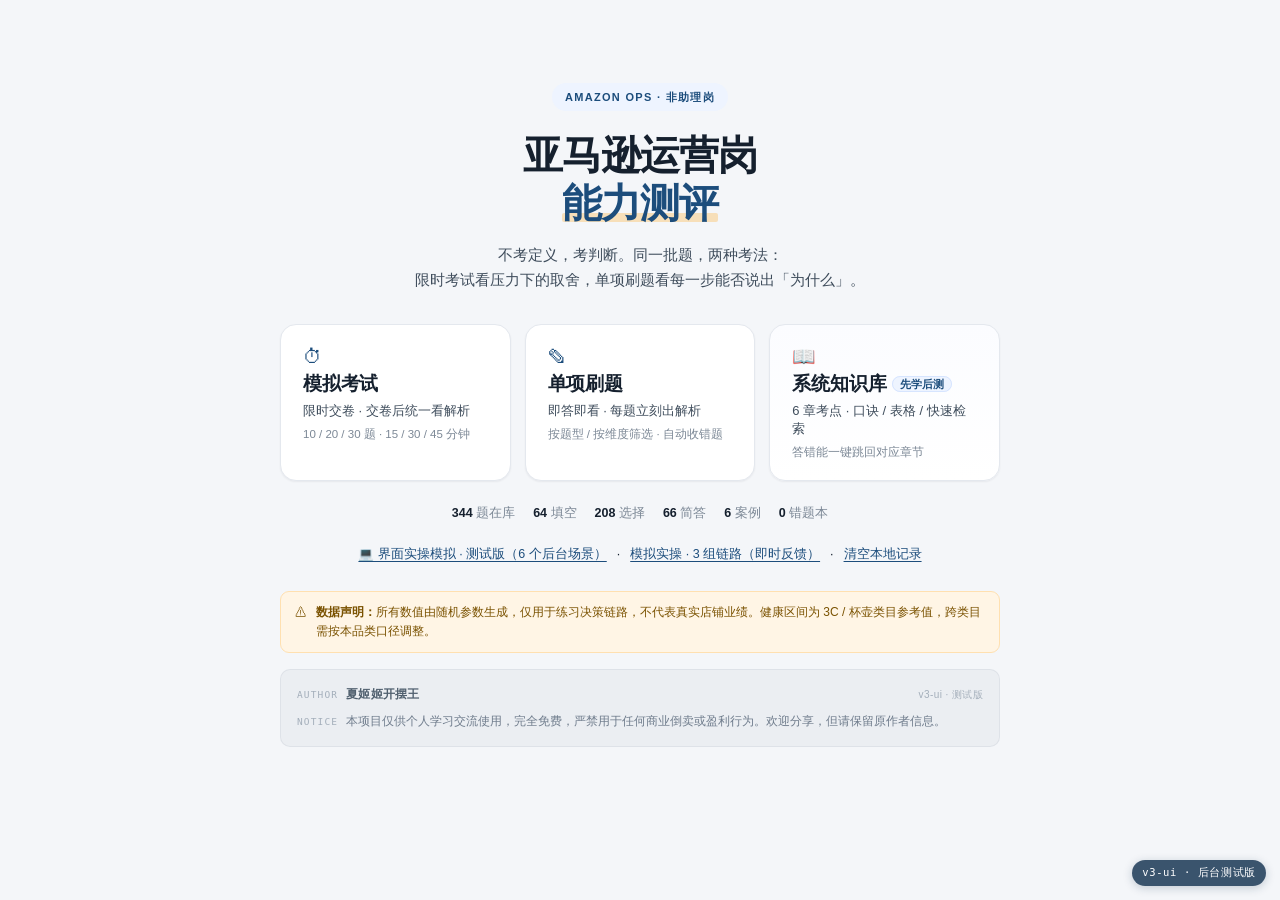
<file: index.html>
<!DOCTYPE html>
<html lang="zh-CN">
<head>
<meta charset="UTF-8">
<meta name="viewport" content="width=device-width, initial-scale=1.0">
<title>亚马逊运营岗 · 能力测评系统 v3-ui（后台模块测试版）</title>
<link rel="stylesheet" href="./styles.css">
</head>
<body>
<div id="buildBadge" class="build-badge" title="后台界面模拟模块测试版 · 未并入正式 v3">v3-ui · 后台测试版</div>

<!-- 防伪水印层：固定铺满视口；pointer-events:none 保证不遮挡任何点击 -->
<div class="wm-layer" aria-hidden="true"></div>

<main id="viewport" class="viewport"></main>

<script src="./js/rng.js"></script>
<script src="./js/data.js"></script>
<script src="./js/bank-basic.js"></script>
<script src="./js/bank-listing.js"></script>
<script src="./js/bank-ads.js"></script>
<script src="./js/bank-interview.js"></script>
<script src="./js/bank-ops.js"></script>
<script src="./js/bank-extra.js"></script>
<script src="./js/bank-interview2.js"></script>
<script src="./js/study.js"></script>
<script src="./js/ui-sim.js"></script>
<script src="./js/sims.js"></script>
<script src="./js/engine.js"></script>
<script src="./js/app.js"></script>
</body>
</html>
</file>
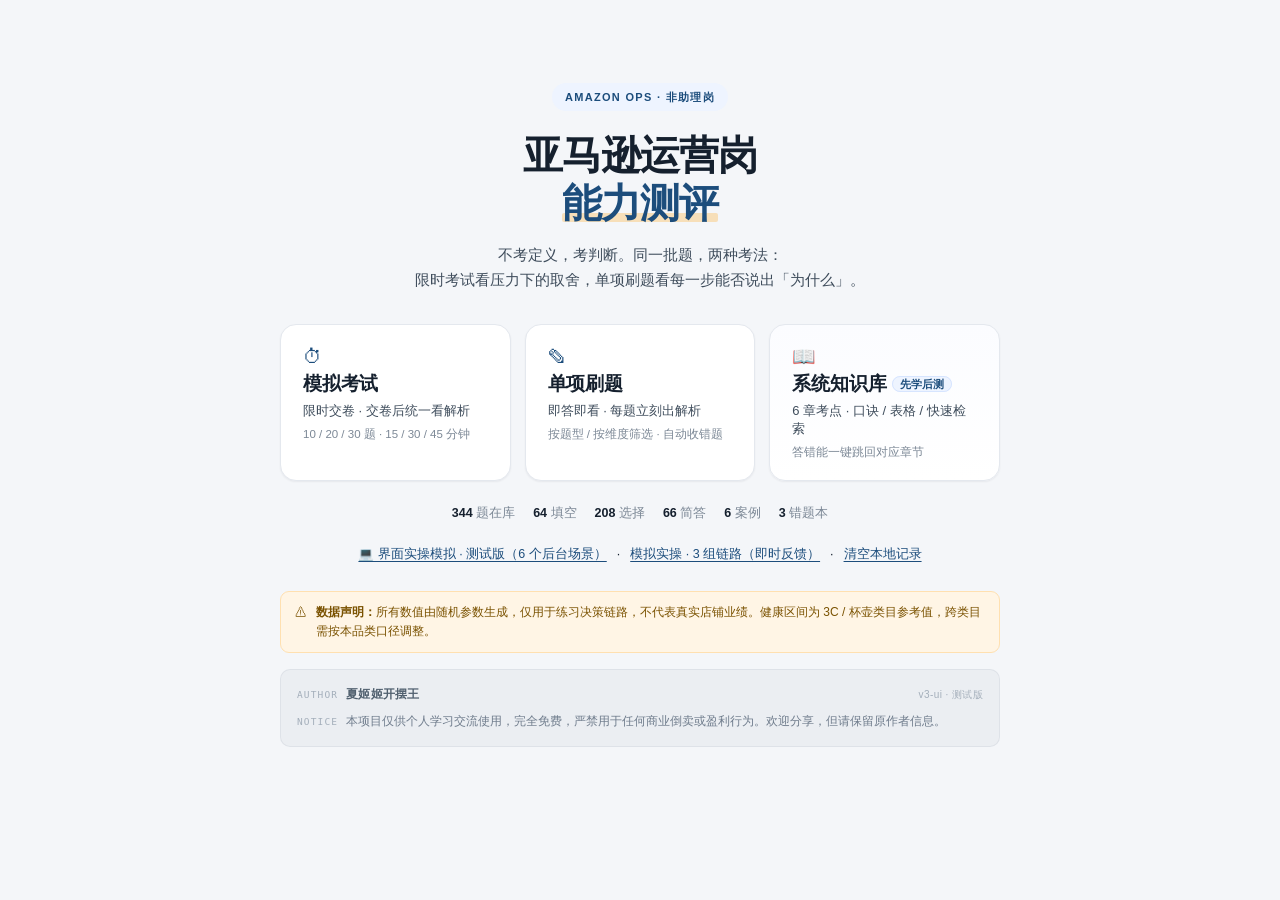
<file: _dev/shot.html>
<!DOCTYPE html>
<html lang="zh-CN">
<head>
<meta charset="UTF-8">
<title>v2 截图预置页（仅开发用）</title>
<link rel="stylesheet" href="../styles.css">
</head>
<body>
<div class="wm-layer" aria-hidden="true"></div>
<main id="viewport" class="viewport"></main>
<script>
/* 开发期用：按 hash 预置状态，直接截某个屏 */
(function () {
  const R = window.R;
  const ids = ['F1','F2','F3','Q1','Q2','Q3','Q4','Q5','Q6','Q7','Q8','Q9','Q10','S1','S2','C1'];
  const base = {
    v: 3, seed: 481920, screen: 'welcome', inst: {}, ord: {},
    book: { wrong: ['Q114', 'Q63', 'F45'], seen: { Q114: { ans: ['a'], auto: true, score: 0, max: 1, type: 'single', at: Date.now() - 86400000 }, Q63: { ans: ['b'], auto: true, score: 1, max: 1, type: 'single', at: Date.now() - 7200000 }, F45: { ans: { a: '1' }, auto: true, score: 0, max: 2, type: 'fill', at: Date.now() - 3600000 } } },
    exam: { cfg: { count: 20, minutes: 30, types: ['fill','single','multi','short'] },
            items: [], idx: 0, ans: {}, refOpen: {}, startedAt: null, endsAt: null, running: false, submitted: false },
    quiz: { module: 'all', mode: 'module', count: 20, items: [], idx: 0, ans: {}, revealed: {}, refOpen: {}, wrong: [], started: false },
    sim: { idx: 0, step: 0, items: {}, ans: {}, fb: {}, done: {} }
  };
  const h = (location.hash || '#welcome').slice(1);
  const st = JSON.parse(JSON.stringify(base));

  if (h === 'exam-config') { st.screen = 'exam-config'; }
  if (h === 'exam-run') {
    st.screen = 'exam-run';
    st.exam.items = ids.slice(0, 10);
    st.exam.startedAt = Date.now() - 4 * 60000;
    st.exam.endsAt = Date.now() + 26 * 60000;
    st.exam.running = true;
  }
  if (h === 'exam-urgent') {
    st.screen = 'exam-run';
    st.exam.items = ids.slice(0, 10);
    st.exam.startedAt = Date.now() - 26 * 60000;
    st.exam.endsAt = Date.now() + 3 * 60000;
    st.exam.running = true;
  }
  if (h === 'exam-result') {
    st.screen = 'exam-result';
    st.exam.items = ['F1', 'Q1', 'S1', 'F2'];
    st.exam.submitted = true;
    st.exam.running = false;
    st.exam.startedAt = Date.now() - 600000;
    st.exam.endsAt = Date.now();
    st.exam.usedMs = 600000;
    st.exam.ans = {
      F1: { ctr: '0.42', cvr: '6.9', acos: '51.5' },
      Q1: ['b'],
      S1: { text: '58% 对 30% 的毛利，单看广告确实是负毛利。但判断是亏损还是投资，要看 CVR、自然单占比、TACOS 三条证据。我会给出第 6 周前压到 30% 以下的承诺。', checked: [true, false, true, false, false] }
    };
  }
  if (h === 'quiz-run') {
    st.screen = 'quiz-run';
    st.quiz.items = ['Q1','Q2','Q3'];
    st.quiz.started = true;
    st.quiz.revealed = { Q1: true };
    st.quiz.ans = { Q1: ['a'] };
    st.quiz.wrong = ['Q1'];
  }
  if (h === 'quiz-config') { st.screen = 'quiz-config'; }
  if (h === 'quiz-interview') {
    st.screen = 'quiz-run';
    st.quiz.items = ['S17'];
    st.quiz.started = true; st.quiz.revealed = {}; st.quiz.ans = {}; st.quiz.wrong = []; st.quiz.refOpen = {};
  }
  if (h === 'quiz-interview-open') {
    st.screen = 'quiz-run';
    st.quiz.items = ['S17'];
    st.quiz.started = true;
    st.quiz.revealed = { S17: true };
    st.quiz.refOpen = { S17: true };
    st.quiz.ans = { S17: { text: '我先承认 92% 这个数字本身没有信息量，它只是起点。', checked: [true, true, true, false, false] } };
    st.quiz.wrong = [];
  }
  if (h === 'quiz-s57') {
    st.screen = 'quiz-run';
    st.quiz.items = ['S57'];
    st.quiz.started = true; st.quiz.revealed = {}; st.quiz.ans = {}; st.quiz.wrong = []; st.quiz.refOpen = {};
  }
  if (h === 'quiz-s57-open') {
    st.screen = 'quiz-run';
    st.quiz.items = ['S57'];
    st.quiz.started = true;
    st.quiz.revealed = { S57: true };
    st.quiz.refOpen = { S57: true };
    st.quiz.ans = { S57: { text: '我不会先归因到德国人要求高。第一步查是不是同一批货：欧规和美规的电压、快充协议可能不同。', checked: [true, true, true, false, false] } };
    st.quiz.wrong = [];
  }
  if (h === 'quiz-q200') {
    st.screen = 'quiz-run';
    st.quiz.items = ['Q200'];
    st.quiz.started = true;
    st.quiz.ans = { Q200: ['b'] };
    st.quiz.revealed = { Q200: true };
    st.quiz.refOpen = {};
    st.quiz.wrong = [];
  }
  if (h === 'quiz-new') {
    st.screen = 'quiz-run';
    st.quiz.items = ['Q36'];
    st.quiz.started = true; st.quiz.revealed = {}; st.quiz.ans = {}; st.quiz.wrong = [];
  }
  if (h === 'quiz-f15') {
    st.screen = 'quiz-run';
    st.quiz.items = ['F15'];
    st.quiz.started = true; st.quiz.revealed = {}; st.quiz.ans = {}; st.quiz.wrong = [];
  }
  if (h === 'exam-result2') {
    st.screen = 'exam-result';
    st.exam.items = ['F1','Q1','S1','Q18','Q54','S9'];
    st.exam.ans = { F1:{ctr:'0.44'}, Q1:['b'], Q18:['b'], Q54:['a','b','c'], S9:{text:'先减法再分级', checked:[true,true,true,false,true]} };
    st.exam.idx = 0;
    st.exam.running = false;
    st.exam.submitted = true;
    st.exam.submittedAt = Date.now();
  }
  if (h === 'quiz-fill' || h === 'quiz-fill-open') {
    st.screen = 'quiz-run';
    st.quiz.items = ['F1'];
    st.quiz.started = true;
    st.quiz.revealed = {};
    st.quiz.ans = {};
    st.quiz.wrong = [];
    if (h === 'quiz-fill-open') {
      setTimeout(function () {
        document.querySelectorAll('.hint-pop').forEach(function (d) { d.open = true; });
      }, 400);
    }
  }
  if (h === 'quiz-stats') {
    st.screen = 'quiz-stats';
    st.quiz.items = ['Q1','Q2','Q3'];
    st.quiz.started = true;
    st.quiz.revealed = { Q1: true, Q2: true };
    st.quiz.ans = { Q1: ['a'], Q2: ['b'] };
    st.quiz.wrong = ['Q1'];
  }
  if (h === 'quiz-case' || h === 'quiz-case-open') {
    st.screen = 'quiz-run';
    st.quiz.items = ['C4'];
    st.quiz.started = true;
    st.quiz.revealed = { C4: true };
    st.quiz.refOpen = { C4: true };
    st.quiz.ans = {};
    st.quiz.wrong = [];
  }
  if (h === 'quiz-f45') {
    st.screen = 'quiz-run';
    st.quiz.items = ['F45'];
    st.quiz.started = true; st.quiz.revealed = {}; st.quiz.ans = {}; st.quiz.wrong = [];
  }
  if (h === 'quiz-q114') {
    st.screen = 'quiz-run';
    st.quiz.items = ['Q114'];
    st.quiz.started = true; st.quiz.revealed = {}; st.quiz.ans = {}; st.quiz.wrong = [];
  }
  if (h === 'review-run') {
    st.screen = 'quiz-run';
    st.quiz.mode = 'review';
    st.quiz.items = ['Q63', 'Q114', 'F45'];
    st.quiz.idx = 2;
    st.quiz.started = true; st.quiz.revealed = {}; st.quiz.ans = {}; st.quiz.refOpen = {}; st.quiz.wrong = [];
  }
  if (h === 'wrong-run') {
    st.screen = 'quiz-run';
    st.quiz.mode = 'wrong';
    st.quiz.items = ['Q114', 'Q63'];
    st.quiz.idx = 0;
    st.quiz.started = true; st.quiz.revealed = {}; st.quiz.ans = {}; st.quiz.refOpen = {}; st.quiz.wrong = [];
  }
  if (h.indexOf('kb') === 0) { st.screen = 'kb'; }
  /* ---- 界面实操模拟：高保真后台各屏 ---- */
  function U(sid, step, v, extra) {
    const o = { sid: sid, step: step, v: v || {}, res: {}, tried: {}, score: 0, log: [], done: {}, flash: null, toast: null };
    return Object.assign(o, extra || {});
  }
  if (h === 'uis') { st.screen = 'uis'; }
  if (h === 'uis-ad') { st.screen = 'uis'; st.ui = U('ad-create', 0, {}); }
  if (h === 'uis-ad2') { st.screen = 'uis'; st.ui = U('ad-create', 1, { s1: { type: 'sp', name: 'SP-Manual-Earbuds-BLK-1023' } }); }
  if (h === 'uis-ad3') { st.screen = 'uis'; st.ui = U('ad-create', 2, { s2: { budget: '20', bid: 'down', placement: '0' } }); }
  if (h === 'uis-kw') {
    st.screen = 'uis';
    st.ui = U('ad-create', 3, {
      s3: {
        pick: { 'wireless earbuds for small ears': 1, 'bluetooth earbuds small ear tips': 1, 'running headphones sweatproof': 1 },
        match: { 'wireless earbuds for small ears': 'exact', 'bluetooth earbuds small ear tips': 'exact', 'running headphones sweatproof': 'exact' },
        bid: { 'wireless earbuds for small ears': '0.72', 'bluetooth earbuds small ear tips': '0.61', 'running headphones sweatproof': '0.68' }
      }
    });
  }
  if (h === 'uis-st') {
    st.screen = 'uis';
    st.ui = U('negate', 0, {
      s0: {
        applied: { 'earbuds for running': 'exact', 'phone case': 'exact', 'earbuds': 'phrase', 'wireless earbuds': 'move' },
        sel: ['cheap earbuds']
      }
    });
  }
  if (h === 'uis-bid') {
    st.screen = 'uis';
    st.ui = U('negate', 1, { s1: { bid: { 'wireless earbuds small ears': '0.85', 'bluetooth earbuds small ear tips': '0.62' } } });
  }
  if (h === 'uis-title') { st.screen = 'uis'; st.ui = U('listing', 0, {}); }
  if (h === 'uis-title-bad') {
    st.screen = 'uis';
    st.ui = U('listing', 0, { s0: { title: 'Wireless Earbuds best sound, Anti-bacteria, Owala style!' } });
  }
  if (h === 'uis-title-ok') {
    st.screen = 'uis';
    st.ui = U('listing', 0, { s0: { title: 'Wireless Earbuds for Small Ears, Bluetooth 5.3 Running Headphones, 48H Playtime, IPX7 Waterproof, Built-in Mic, Black' } });
  }
  if (h === 'uis-inv') { st.screen = 'uis'; st.ui = U('restock', 0, {}); }
  if (h === 'uis-repl') { st.screen = 'uis'; st.ui = U('restock', 1, { s1: { daily: '34', qty: '1082', ship: 'mix' } }); }
  if (h === 'uis-ipi') { st.screen = 'uis'; st.ui = U('restock', 2, { s2: { act: ['clear', 'sell'] } }); }
  if (h === 'uis-rv') { st.screen = 'uis'; st.ui = U('review', 0, { s0: { act: ['refund'] } }); }
  if (h === 'uis-msg') {
    st.screen = 'uis';
    st.ui = U('review', 1, {
      s1: {
        subject: 'Regarding your order 112-XXXXXXX',
        body: '非常抱歉这次的产品让您失望了。我们已经安排免费补发一副，并会在 24 小时内发出，物流单号会同步给您。'
      }
    });
  }
  if (h === 'uis-coupon') {
    st.screen = 'uis';
    st.ui = U('coupon', 1, { s1: { ct: 'pct', pct: '15', budget: '300', start: '2026-10-25', end: '2026-11-08' } });
  }
  if (h === 'uis-deal') {
    st.screen = 'uis';
    st.ui = U('coupon', 2, { s2: { price: '29.99', stock: '200', stack: 'no' } });
  }
  if (h === 'uis-done') {
    st.screen = 'uis';
    st.ui = U('listing', 2, {}, {
      score: 1.6,
      res: {
        s0: { pts: 1, level: 'ok', msg: '7 条规则全过：117 字符，可以提交。' },
        s1: { pts: 0.6, level: 'warn', msg: '1000px 只是最低要求，长边 ≥ 1600px 才触发放大镜（移动端转化差别很明显）。' }
      },
      flash: { level: 'warn', msg: '1000px 只是最低要求，长边 ≥ 1600px 才触发放大镜（移动端转化差别很明显）。' },
      done: { listing: 1.6 }
    });
  }
  window.__PRELOAD_STATE__ = st;
})();
</script>
<script src="../js/rng.js"></script>
<script src="../js/data.js"></script>
<script src="../js/bank-basic.js"></script>
<script src="../js/bank-listing.js"></script>
<script src="../js/bank-ads.js"></script>
<script src="../js/bank-interview.js"></script>
<script src="../js/bank-ops.js"></script>
<script src="../js/bank-extra.js"></script>
<script src="../js/bank-interview2.js"></script>
<script src="../js/study.js"></script>
<script src="../js/ui-sim.js"></script>
<script src="../js/sims.js"></script>
<script src="../js/engine.js"></script>
<script src="../js/app.js"></script>
<script>
/* 截知识库指定章节 / 搜索结果（预置脚本执行时 KB 还没加载，只能等渲染完再点） */
(function () {
  const h = location.hash.slice(1);
  if (h.indexOf('kb') !== 0) return;
  setTimeout(function () {
    if (h === 'kb-ch4') { const b = document.querySelector('[data-kb-ch="ch4"]'); if (b) b.click(); }
    if (h === 'kb-ch5') { const b = document.querySelector('[data-kb-ch="ch5"]'); if (b) b.click(); }
    if (h === 'kb-ch6' || h === 'kb-ch6-new') { const b = document.querySelector('[data-kb-ch="ch6"]'); if (b) b.click(); }
    var m = /[?&]scroll=(\d+|bottom)/.exec(location.search);
    if (m) { window.scrollTo(0, m[1] === 'bottom' ? document.body.scrollHeight : parseInt(m[1], 10)); }
    if (h === 'kb-search') {
      const i = document.querySelector('#kbSearch');
      if (i) { i.value = 'ACOS'; i.dispatchEvent(new Event('input', { bubbles: true })); }
    }
  }, 60);
})();
  if (location.hash === '#kb-ch6-new') {
    setTimeout(function () {
      var keep = { 'ch6-7': 1, 'ch6-8': 1, 'ch6-9': 1 };
      document.querySelectorAll('.kb-sec').forEach(function (el) {
        if (!keep[el.id]) el.style.display = 'none';
      });
    }, 350);
  }
</script>
</body>
</html>
</file>
<file: styles.css>
/* ===== 亚马逊运营岗测评系统 · 样式 ===== */
:root{
  --bg:#f4f6f9;
  --panel:#ffffff;
  --ink:#15202e;
  --ink-2:#3f4d5c;
  --muted:#7c8896;
  --line:#e4e8ee;
  --line-2:#eff2f6;

  --brand:#12304f;
  --brand-2:#1c4d7c;
  --accent:#ff9900;
  --accent-soft:#fff5e5;

  --base:#2563eb;
  --base-soft:#eef4ff;
  --ops:#7c3aed;
  --ops-soft:#f5f0ff;

  --ok:#0b7a5a;
  --ok-soft:#eaf7f1;
  --bad:#bd3b2f;
  --bad-soft:#fdeeec;
  --warn:#a06a00;
  --warn-soft:#fff7e6;

  --shadow:0 1px 2px rgba(16,24,40,.04), 0 8px 24px rgba(16,24,40,.06);
  --shadow-sm:0 1px 2px rgba(16,24,40,.06);
  --r:14px;
  --r-sm:9px;
}

*{box-sizing:border-box;}
html,body{height:100%;}
body{
  margin:0;
  background:var(--bg);
  color:var(--ink);
  font-family:-apple-system,BlinkMacSystemFont,"Segoe UI","PingFang SC","Hiragino Sans GB","Microsoft YaHei",sans-serif;
  font-size:15px;
  line-height:1.68;
  -webkit-font-smoothing:antialiased;
}
h1,h2,h3,h4{margin:0;font-weight:650;letter-spacing:-.01em;}
p{margin:0 0 10px;}
ul,ol{margin:0 0 10px;padding-left:20px;}
li{margin:3px 0;}
code{font-family:"SFMono-Regular",Consolas,"Liberation Mono",monospace;font-size:.9em;background:#f1f4f8;padding:1px 5px;border-radius:4px;color:#234;}

/* ===== 布局 ===== */
.app{display:flex;min-height:100vh;}

.sidebar{
  width:252px;flex:0 0 252px;
  background:var(--panel);
  border-right:1px solid var(--line);
  display:flex;flex-direction:column;
  padding:22px 16px 16px;
  position:sticky;top:0;height:100vh;
}
.brand{display:flex;gap:11px;align-items:center;padding:0 6px 20px;}
.brand-mark{
  width:38px;height:38px;border-radius:11px;flex:0 0 38px;
  background:linear-gradient(140deg,var(--brand),#265d92);
  color:#fff;font-weight:700;font-size:13px;letter-spacing:.5px;
  display:flex;align-items:center;justify-content:center;
  box-shadow:0 4px 12px rgba(18,48,79,.24);
}
.brand-name{font-size:14.5px;font-weight:650;line-height:1.3;}
.brand-sub{font-size:10.5px;color:var(--muted);letter-spacing:.03em;font-family:ui-monospace,monospace;}

.nav{display:flex;flex-direction:column;gap:3px;flex:1;overflow:auto;}
.nav-item{
  display:flex;align-items:center;gap:10px;
  padding:9px 11px;border-radius:var(--r-sm);
  font-size:13.5px;color:var(--ink-2);
  cursor:pointer;border:none;background:transparent;
  text-align:left;width:100%;font-family:inherit;
  transition:background .15s,color .15s;
  position:relative;
}
.nav-item:hover{background:#f5f7fa;color:var(--ink);}
.nav-item.active{background:var(--brand);color:#fff;}
.nav-item.active .nav-idx{background:rgba(255,255,255,.22);color:#fff;}
.nav-item.done .nav-idx{background:var(--ok-soft);color:var(--ok);}
.nav-item.active.done .nav-idx{background:rgba(255,255,255,.22);color:#fff;}
.nav-idx{
  width:21px;height:21px;flex:0 0 21px;border-radius:6px;
  background:#eef1f5;color:var(--muted);
  font-size:11px;font-weight:650;
  display:flex;align-items:center;justify-content:center;
  font-family:ui-monospace,monospace;
}
.nav-meta{margin-left:auto;font-size:11px;opacity:.72;font-family:ui-monospace,monospace;}

.side-foot{border-top:1px solid var(--line-2);padding-top:14px;margin-top:8px;}
.progress-label{display:flex;justify-content:space-between;font-size:11.5px;color:var(--muted);margin-bottom:6px;}
.progress-bar{height:5px;background:#eef1f5;border-radius:99px;overflow:hidden;}
.progress-fill{height:100%;width:0;background:linear-gradient(90deg,var(--brand),#3d7ab5);border-radius:99px;transition:width .35s ease;}
.seed-line{font-size:10.5px;color:#a3adb9;margin:10px 0 8px;font-family:ui-monospace,monospace;text-align:center;}

.main{flex:1;min-width:0;display:flex;flex-direction:column;}
.topbar{
  height:56px;flex:0 0 56px;
  display:flex;align-items:center;justify-content:space-between;
  padding:0 32px;
  border-bottom:1px solid var(--line);
  background:rgba(244,246,249,.86);
  backdrop-filter:blur(8px);
  position:sticky;top:0;z-index:20;
}
.crumb{font-size:12.5px;color:var(--muted);letter-spacing:.01em;}
.topbar-right{display:flex;gap:6px;align-items:center;}

.viewport{
  flex:1;padding:30px 32px 80px;
  max-width:960px;width:100%;margin:0 auto;
}

/* ===== 通用组件 ===== */
.pill{
  display:inline-flex;align-items:center;gap:5px;
  font-size:11px;font-weight:600;letter-spacing:.02em;
  padding:3px 9px;border-radius:99px;
  border:1px solid transparent;white-space:nowrap;
}
.pill-base{background:var(--base-soft);color:var(--base);}
.pill-ops{background:var(--ops-soft);color:var(--ops);}
.pill-dim{background:#f3f5f8;color:var(--ink-2);}
.pill-warn{background:var(--warn-soft);color:var(--warn);}
.pill-ok{background:var(--ok-soft);color:var(--ok);}
.pill-bad{background:var(--bad-soft);color:var(--bad);}

.card{
  background:var(--panel);
  border:1px solid var(--line);
  border-radius:var(--r);
  box-shadow:var(--shadow-sm);
  padding:26px 28px;
  margin-bottom:18px;
}
.card-tight{padding:18px 20px;}

.card-head{display:flex;align-items:center;gap:10px;flex-wrap:wrap;margin-bottom:14px;}
.card-head .spacer{flex:1;}

.q-index{
  font-family:ui-monospace,monospace;
  font-size:12px;font-weight:650;
  color:var(--brand);
  background:#eef3f8;
  padding:2px 8px;border-radius:6px;
}

.stem{font-size:15.5px;line-height:1.75;color:var(--ink);margin-bottom:16px;white-space:pre-line;}
.stem strong{font-weight:650;}

.data-box{
  background:#f7f9fb;
  border:1px solid var(--line-2);
  border-left:3px solid var(--brand);
  border-radius:var(--r-sm);
  padding:14px 16px;
  margin:0 0 16px;
  font-size:13.5px;
  color:var(--ink-2);
}
.data-box .kv{display:flex;flex-wrap:wrap;gap:8px 22px;}
.data-box .kv span{white-space:nowrap;}
.data-box .kv b{color:var(--ink);font-weight:650;font-family:ui-monospace,monospace;}

.topline{display:flex;align-items:baseline;justify-content:space-between;margin-bottom:16px;gap:16px;}
.topline h2{font-size:19px;}
.topline .sub{font-size:12.5px;color:var(--muted);}

/* ===== 按钮 ===== */
.btn{
  font-family:inherit;font-size:13.5px;font-weight:600;
  padding:9px 18px;border-radius:9px;border:1px solid transparent;
  cursor:pointer;transition:all .16s;line-height:1.4;
  display:inline-flex;align-items:center;gap:7px;justify-content:center;
}
.btn-primary{background:var(--brand);color:#fff;box-shadow:0 2px 8px rgba(18,48,79,.2);}
.btn-primary:hover{background:#1a4368;transform:translateY(-1px);}
.btn-ghost{background:#fff;color:var(--ink-2);border-color:var(--line);}
.btn-ghost:hover{background:#f7f9fb;border-color:#d3dae3;color:var(--ink);}
.btn-accent{background:var(--accent);color:#3a2400;box-shadow:0 2px 10px rgba(255,153,0,.28);}
.btn-accent:hover{background:#ffa822;}
.btn-sm{padding:6px 13px;font-size:12.5px;border-radius:7px;}
.btn-block{width:100%;}
.btn:disabled{opacity:.45;cursor:not-allowed;transform:none !important;}
.btn-row{display:flex;gap:10px;align-items:center;flex-wrap:wrap;margin-top:18px;}
.btn-row .spacer{flex:1;}

/* ===== 首页 ===== */
.hero{
  padding:6px 0 22px;
}
.hero-tag{
  display:inline-flex;align-items:center;gap:7px;
  font-size:11.5px;font-weight:600;letter-spacing:.04em;
  color:var(--brand);background:#e9f0f7;
  padding:4px 11px;border-radius:99px;margin-bottom:16px;
}
.hero h1{font-size:31px;line-height:1.28;letter-spacing:-.02em;margin-bottom:12px;}
.hero h1 em{
  font-style:normal;color:var(--brand-2);
  background:linear-gradient(180deg,transparent 64%,rgba(255,153,0,.32) 64%,rgba(255,153,0,.32) 96%,transparent 96%);
  padding:0 1px;
}
.hero p{font-size:14.5px;color:var(--ink-2);max-width:640px;}

.grid-2{display:grid;grid-template-columns:1fr 1fr;gap:14px;}
.grid-3{display:grid;grid-template-columns:repeat(3,1fr);gap:12px;}

.mini{
  border:1px solid var(--line);
  border-radius:var(--r-sm);
  padding:14px 16px;
  background:#fcfdfe;
}
.mini h4{font-size:13.5px;margin-bottom:5px;}
.mini p{font-size:12.5px;color:var(--muted);margin:0;line-height:1.6;}

.stat-row{display:flex;gap:26px;flex-wrap:wrap;padding:4px 0 2px;}
.stat .n{font-size:24px;font-weight:700;color:var(--brand);letter-spacing:-.02em;font-family:ui-monospace,monospace;}
.stat .l{font-size:11.5px;color:var(--muted);}

.section-title{
  font-size:12px;font-weight:700;letter-spacing:.08em;text-transform:uppercase;
  color:var(--muted);margin:26px 0 12px;
}

.disc{
  display:flex;gap:9px;align-items:flex-start;
  background:var(--accent-soft);
  border:1px solid #ffe0b0;
  border-radius:var(--r-sm);
  padding:11px 14px;
  font-size:12px;color:#7a5200;line-height:1.6;
  margin-bottom:16px;
}
.disc b{font-weight:700;}

/* ===== 输入 ===== */
.blank-list{display:flex;flex-direction:column;gap:11px;margin:4px 0 6px;}
.blank-row{
  display:grid;grid-template-columns:minmax(0,1fr) 148px 46px;
  gap:12px;align-items:center;
  padding:11px 14px;
  border:1px solid var(--line);
  border-radius:10px;
  background:#fcfdfe;
  transition:border-color .15s,background .15s;
}
.blank-row:focus-within{border-color:#b9cde2;background:#fff;}
.blank-row.ok{border-color:#bfe3d5;background:var(--ok-soft);}
.blank-row.bad{border-color:#f0c8c3;background:var(--bad-soft);}
.blank-label{
  display:flex;align-items:center;gap:6px;flex-wrap:wrap;
  font-size:13.5px;color:var(--ink-2);line-height:1.5;
}
.blank-label .hint{display:block;font-size:11.5px;color:var(--muted);margin-top:2px;}

/* ---------- 公式提示：默认收起，点问号才展开 ---------- */
.hint-pop{position:relative;display:inline-flex;flex:0 0 auto;}
.hint-toggle{
  list-style:none;width:16px;height:16px;border-radius:50%;
  border:1px solid #ccd5e0;background:#fff;color:#93a0b0;
  font-size:10.5px;font-weight:700;line-height:1;
  display:inline-flex;align-items:center;justify-content:center;
  cursor:pointer;user-select:none;padding:0;
  transition:background .14s,border-color .14s,color .14s,transform .14s;
}
.hint-toggle::-webkit-details-marker{display:none;}
.hint-toggle::marker{content:"";}
.hint-toggle:hover{border-color:var(--brand);color:var(--brand);background:#f1f6fc;transform:scale(1.08);}
.hint-toggle:focus-visible{outline:2px solid rgba(18,48,79,.35);outline-offset:2px;}
.hint-pop[open] .hint-toggle{background:var(--brand);border-color:var(--brand);color:#fff;}
.hint-pop .hint-text{
  display:none;position:absolute;left:50%;top:calc(100% + 7px);transform:translateX(-34%);
  z-index:40;white-space:nowrap;
  font-size:11.5px;line-height:1.5;font-weight:400;letter-spacing:.01em;
  color:#fff;background:#1e2d3d;
  padding:5px 10px;border-radius:7px;
  box-shadow:0 6px 18px rgba(15,30,45,.26);
}
.hint-pop[open] .hint-text{display:block;}
.hint-pop .hint-text::before{
  content:"";position:absolute;left:34%;bottom:100%;
  border:5px solid transparent;border-bottom-color:#1e2d3d;
}
.blank-input{
  width:100%;font-family:ui-monospace,monospace;font-size:14px;
  padding:8px 11px;border:1px solid var(--line);border-radius:8px;
  background:#fff;color:var(--ink);text-align:right;
  transition:border-color .15s;
}
.blank-input:focus{outline:none;border-color:var(--brand-2);box-shadow:0 0 0 3px rgba(28,77,124,.09);}
.blank-unit{font-size:12.5px;color:var(--muted);font-family:ui-monospace,monospace;}

textarea.write{
  width:100%;min-height:130px;
  font-family:inherit;font-size:14px;line-height:1.75;
  padding:13px 15px;border:1px solid var(--line);border-radius:10px;
  background:#fcfdfe;color:var(--ink);resize:vertical;
}
textarea.write:focus{outline:none;border-color:#b9cde2;background:#fff;box-shadow:0 0 0 3px rgba(28,77,124,.07);}
textarea.write::placeholder{color:#adb6c1;}

/* ===== 选项 ===== */
.options{display:flex;flex-direction:column;gap:9px;}
.option{
  display:flex;gap:11px;align-items:flex-start;
  padding:13px 15px;
  border:1px solid var(--line);
  border-radius:10px;
  background:#fff;cursor:pointer;
  transition:all .15s;text-align:left;width:100%;font-family:inherit;
  font-size:14px;color:var(--ink-2);line-height:1.62;
  position:relative;
}
.option:hover{border-color:#c8d7e5;background:#fbfcfe;}
.option.sel{border-color:var(--brand-2);background:#f2f7fc;box-shadow:0 0 0 1px var(--brand-2) inset;color:var(--ink);}
.option.correct{border-color:#8fd0b7;background:var(--ok-soft);color:#0a5c45;}
.option.wrongpick{border-color:#eba8a0;background:var(--bad-soft);color:#8d2a20;}
.option.dim{opacity:.55;}
.option .k{
  width:22px;height:22px;flex:0 0 22px;border-radius:6px;
  background:#f0f3f7;color:var(--muted);
  font-size:11.5px;font-weight:700;font-family:ui-monospace,monospace;
  display:flex;align-items:center;justify-content:center;margin-top:1px;
}
.option.sel .k{background:var(--brand-2);color:#fff;}
.option.correct .k{background:var(--ok);color:#fff;}
.option.wrongpick .k{background:var(--bad);color:#fff;}
.option .body{flex:1;min-width:0;}
.option .mark{font-size:11px;font-weight:650;margin-left:6px;}

/* ===== 反馈 ===== */
.fb{
  border-radius:10px;padding:15px 17px;margin-top:16px;
  font-size:13.5px;line-height:1.72;
  border:1px solid transparent;
}
.fb h4{font-size:13px;margin-bottom:7px;display:flex;align-items:center;gap:7px;}
.fb-ok{background:var(--ok-soft);border-color:#cfe9de;color:#0a4f3c;}
.fb-bad{background:var(--bad-soft);border-color:#f4d2cd;color:#8a2f24;}
.fb-warn{background:var(--warn-soft);border-color:#f2e0b8;color:#7a5200;}
.fb-info{background:#f4f7fb;border-color:#e0e8f1;color:var(--ink-2);}
.fb .steps{
  background:rgba(255,255,255,.66);border-radius:8px;padding:11px 14px;
  margin:10px 0 0;font-family:ui-monospace,monospace;font-size:12.5px;line-height:1.95;
  color:#22303f;
}
.fb .usage{
  margin-top:10px;padding-top:10px;border-top:1px dashed rgba(0,0,0,.11);
  font-size:12.5px;color:var(--muted);
}
.fb .usage b{color:var(--ink-2);}
.src-tag{
  display:inline-block;font-size:10.5px;font-weight:650;letter-spacing:.03em;
  padding:2px 7px;border-radius:5px;margin-left:auto;
}
.src-base{background:var(--base-soft);color:var(--base);}
.src-ops{background:var(--ops-soft);color:var(--ops);}

/* checklist */
.check-list{display:flex;flex-direction:column;gap:7px;margin:6px 0 2px;}
.check-item{
  display:flex;gap:10px;align-items:flex-start;
  padding:10px 13px;border:1px solid var(--line);border-radius:9px;
  background:#fcfdfe;font-size:13px;color:var(--ink-2);
  cursor:pointer;transition:all .15s;line-height:1.6;
}
.check-item:hover{background:#f7f9fc;}
.check-item.on{border-color:#bfe3d5;background:var(--ok-soft);color:#0a4f3c;}
.check-box{
  width:16px;height:16px;flex:0 0 16px;border-radius:4px;margin-top:2px;
  border:1.5px solid #c6cfda;background:#fff;
  display:flex;align-items:center;justify-content:center;
  font-size:11px;color:#fff;font-weight:700;
}
.check-item.on .check-box{background:var(--ok);border-color:var(--ok);}

.refbox{
  background:#f8fafc;border:1px solid var(--line-2);border-radius:10px;
  padding:15px 17px;margin-top:14px;font-size:13.5px;color:var(--ink-2);line-height:1.78;
}
.refbox h4{font-size:12px;letter-spacing:.05em;text-transform:uppercase;color:var(--muted);margin-bottom:8px;}
.refbox ol{padding-left:19px;margin:0;}

/* ===== 模拟实操 ===== */
.sim-head{
  display:flex;align-items:center;gap:10px;flex-wrap:wrap;
  padding-bottom:14px;border-bottom:1px solid var(--line-2);margin-bottom:16px;
}
.sim-steps{display:flex;gap:6px;margin-left:auto;}
.sim-dot{
  width:26px;height:26px;border-radius:7px;
  background:#f0f3f7;color:var(--muted);
  font-size:11.5px;font-weight:650;font-family:ui-monospace,monospace;
  display:flex;align-items:center;justify-content:center;
  border:1px solid transparent;
}
.sim-dot.cur{background:var(--brand);color:#fff;}
.sim-dot.ok{background:var(--ok-soft);color:var(--ok);border-color:#cfe9de;}
.sim-dot.err{background:var(--bad-soft);color:var(--bad);border-color:#f4d2cd;}

.stepline{
  display:flex;align-items:center;gap:9px;
  font-size:12px;color:var(--muted);margin-bottom:12px;
  font-family:ui-monospace,monospace;
}
.stepline .arrow{color:#c3ccd6;}

/* 路径复盘 */
.path-list{display:flex;flex-direction:column;gap:2px;margin-top:10px;}
.path-item{
  display:grid;grid-template-columns:22px 1fr;gap:11px;
  padding:9px 0;font-size:13px;line-height:1.6;
  border-bottom:1px dashed var(--line-2);
}
.path-item:last-child{border-bottom:none;}
.path-idx{
  width:19px;height:19px;border-radius:5px;font-size:10.5px;font-weight:700;
  display:flex;align-items:center;justify-content:center;font-family:ui-monospace,monospace;
  margin-top:2px;
}
.path-idx.ok{background:var(--ok-soft);color:var(--ok);}
.path-idx.err{background:var(--bad-soft);color:var(--bad);}
.path-idx.skip{background:#f0f3f7;color:var(--muted);}
.path-item .txt b{color:var(--ink);font-weight:650;}
.path-item .note{display:block;color:var(--muted);font-size:12px;margin-top:2px;}

/* 表 */
table.tb{width:100%;border-collapse:collapse;font-size:13px;margin:6px 0 2px;}
table.tb th,table.tb td{padding:9px 11px;text-align:left;border-bottom:1px solid var(--line-2);}
table.tb th{
  font-size:11px;font-weight:700;letter-spacing:.04em;text-transform:uppercase;
  color:var(--muted);background:#fafbfd;
}
table.tb td.num{font-family:ui-monospace,monospace;text-align:right;}
table.tb tr:last-child td{border-bottom:none;}
table.tb .tot td{font-weight:650;background:#fafbfd;}

/* ===== 结果页 ===== */
.result-hero{
  background:linear-gradient(140deg,#12304f,#1e4c7a 62%,#265d92);
  color:#fff;border-radius:var(--r);
  padding:30px 32px;margin-bottom:18px;
  position:relative;overflow:hidden;
}
.result-hero::after{
  content:"";position:absolute;right:-60px;top:-60px;width:240px;height:240px;
  border-radius:50%;background:rgba(255,153,0,.13);
}
.result-hero .rt{font-size:12px;letter-spacing:.09em;text-transform:uppercase;opacity:.72;margin-bottom:10px;}
.result-hero .score{font-size:44px;font-weight:700;letter-spacing:-.03em;line-height:1;font-family:ui-monospace,monospace;}
.result-hero .score small{font-size:16px;opacity:.6;font-weight:500;}
.result-hero .verdict{font-size:14.5px;opacity:.9;margin-top:12px;max-width:560px;line-height:1.7;}
.result-hero .splits{display:flex;gap:34px;margin-top:22px;flex-wrap:wrap;}
.result-hero .splits div span{display:block;font-size:11.5px;opacity:.66;margin-bottom:2px;}
.result-hero .splits div b{font-size:20px;font-family:ui-monospace,monospace;}

.radar-wrap{display:flex;gap:28px;align-items:center;flex-wrap:wrap;}
.radar-svg{flex:0 0 320px;max-width:100%;overflow:visible;}
.dim-list{flex:1;min-width:240px;display:flex;flex-direction:column;gap:9px;}
.dim-row{display:grid;grid-template-columns:78px 1fr 46px;gap:10px;align-items:center;font-size:12.5px;}
.dim-row .bar{height:7px;border-radius:99px;background:#eef1f5;overflow:hidden;}
.dim-row .bar i{display:block;height:100%;border-radius:99px;transition:width .6s ease;}
.dim-row .v{text-align:right;font-family:ui-monospace,monospace;font-size:11.5px;color:var(--muted);}

.gap-card{
  border-left:3px solid var(--accent);
  background:#fffdf8;
  border-radius:var(--r-sm);
  padding:14px 17px;margin-bottom:10px;
  border-top:1px solid #f6ecd8;border-right:1px solid #f6ecd8;border-bottom:1px solid #f6ecd8;
}
.gap-card h4{font-size:13.5px;margin-bottom:5px;}
.gap-card p{font-size:13px;color:var(--ink-2);margin:0 0 6px;}
.gap-card .act{font-size:12.5px;color:var(--brand-2);font-weight:600;}

.result-actions{display:flex;gap:10px;margin-top:22px;flex-wrap:wrap;}

/* ===== 响应式 ===== */
@media (max-width:900px){
  .app{flex-direction:column;}
  .sidebar{
    width:100%;flex:none;height:auto;position:static;
    padding:14px 14px 10px;border-right:none;border-bottom:1px solid var(--line);
  }
  .brand{padding-bottom:12px;}
  .nav{flex-direction:row;overflow-x:auto;gap:6px;padding-bottom:6px;}
  .nav-item{white-space:nowrap;width:auto;padding:7px 11px;}
  .nav-meta{display:none;}
  .side-foot{display:flex;align-items:center;gap:14px;padding-top:10px;margin-top:4px;}
  .progress-wrap{flex:1;}
  .seed-line{display:none;}
  .side-foot .btn{width:auto;}
  .viewport{padding:22px 16px 60px;}
  .topbar{padding:0 16px;}
  .card{padding:20px 18px;}
  .hero h1{font-size:24px;}
  .grid-2,.grid-3{grid-template-columns:1fr;}
  .blank-row{grid-template-columns:1fr 120px 42px;}
  .result-hero{padding:24px 20px;}
  .radar-svg{flex:1 1 100%;}
}
@media print{
  .sidebar,.topbar,.result-actions{display:none;}
  body{background:#fff;}
  .card{box-shadow:none;border-color:#ddd;break-inside:avoid;}
}

/* ============================================================
   v2 外壳 · 欢迎页 / 配置 / 考试栏 / 刷题栏 / 复盘
   ============================================================ */

/* ---------- 欢迎页 ---------- */
.welcome{min-height:calc(100vh - 110px);display:flex;align-items:center;justify-content:center;padding:10px 0 30px;}
.welcome-inner{width:100%;max-width:720px;text-align:center;}
.welcome-tag{
  display:inline-block;font-size:11px;font-weight:650;letter-spacing:.12em;
  color:var(--brand-2);background:var(--base-soft);
  padding:5px 13px;border-radius:99px;margin-bottom:20px;
}
.welcome-title{font-size:40px;line-height:1.2;letter-spacing:-.025em;margin:0 0 16px;}
.welcome-title em{font-style:normal;color:var(--brand-2);position:relative;}
.welcome-title em::after{
  content:"";position:absolute;left:0;right:0;bottom:3px;height:9px;
  background:rgba(255,153,0,.26);border-radius:2px;z-index:-1;
}
.welcome-sub{font-size:14.5px;color:var(--ink-2);line-height:1.75;margin:0 auto 30px;max-width:520px;}
.mode-cards{display:grid;grid-template-columns:1fr 1fr;gap:14px;margin-bottom:22px;text-align:left;}
.mode-card{
  position:relative;display:flex;flex-direction:column;gap:5px;
  padding:22px 22px 20px;border-radius:16px;
  background:var(--panel);border:1px solid var(--line);
  box-shadow:var(--shadow-sm);cursor:pointer;font-family:inherit;
  transition:transform .16s ease,box-shadow .16s ease,border-color .16s;
  text-align:left;
}
.mode-card:hover{transform:translateY(-2px);box-shadow:var(--shadow);border-color:#cfd8e3;}
.mc-icon{font-size:19px;color:var(--brand-2);line-height:1;}
.mc-title{font-size:19px;font-weight:680;color:var(--ink);letter-spacing:-.01em;}
.mc-desc{font-size:13px;color:var(--ink-2);}
.mc-meta{font-size:11.5px;color:var(--muted);margin-top:2px;}
.mc-badge{
  position:absolute;top:14px;right:14px;
  font-size:10px;font-weight:650;color:#8a6414;
  background:var(--warn-soft);padding:2px 8px;border-radius:99px;
}
.welcome-stats{display:flex;gap:18px;justify-content:center;flex-wrap:wrap;font-size:12.5px;color:var(--muted);}
.welcome-stats b{color:var(--ink);font-weight:680;}
.welcome-foot{display:flex;gap:10px;justify-content:center;align-items:center;margin-top:20px;font-size:12.5px;}
.welcome-foot .sep{color:#c8d0da;}
.link-btn{
  background:none;border:none;padding:0;font-family:inherit;font-size:12.5px;
  color:var(--brand-2);cursor:pointer;text-decoration:underline;text-underline-offset:3px;
}
.link-btn:hover{color:var(--accent);}

/* ---------- 通用页头 ---------- */
.page-head{margin-bottom:20px;}
.page-head h2{font-size:24px;letter-spacing:-.02em;margin:8px 0 6px;}
.page-head p{font-size:13.5px;color:var(--muted);margin:0;}

/* ---------- 配置 ---------- */
.cfg-row{display:flex;align-items:flex-start;gap:16px;flex-wrap:wrap;padding:14px 0;border-bottom:1px dashed var(--line);}
.cfg-row:last-child{border-bottom:none;}
.cfg-label{flex:0 0 76px;font-size:13px;font-weight:650;color:var(--ink-2);padding-top:6px;}
.segs{display:flex;gap:8px;flex-wrap:wrap;flex:1;}
.seg{
  position:relative;padding:7px 15px;border-radius:9px;
  border:1px solid var(--line);background:#fff;color:var(--ink-2);
  font-family:inherit;font-size:13px;cursor:pointer;
  white-space:nowrap;flex:0 0 auto;
  transition:all .14s;
}
.seg:hover{border-color:#cbd5e1;background:#f8fafc;}
.seg.on{background:var(--brand);border-color:var(--brand);color:#fff;font-weight:600;box-shadow:0 2px 8px rgba(18,48,79,.18);}
.seg i{font-style:normal;font-size:10.5px;opacity:.62;margin-left:6px;}
.cfg-hint{flex:1 1 100%;font-size:11.5px;color:var(--muted);margin-top:6px;}

/* ---------- 考试悬浮栏 ---------- */
.exambar{
  position:sticky;top:0;z-index:30;
  display:flex;align-items:center;gap:18px;
  padding:12px 4px;margin:0 0 18px;
  background:rgba(255,255,255,.94);backdrop-filter:blur(10px);
  border-bottom:1px solid var(--line);
}
.eb-left{display:flex;flex-direction:column;line-height:1.1;}
.eb-clock{
  font-family:ui-monospace,"SFMono-Regular",Consolas,monospace;
  font-size:24px;font-weight:680;letter-spacing:.01em;color:var(--ink);
  font-variant-numeric:tabular-nums;
}
.eb-clock.urgent{color:#c0392b;animation:cdblink 1s steps(2,start) infinite;}
@keyframes cdblink{0%,100%{opacity:1}50%{opacity:.28}}
.eb-sub{font-size:10.5px;color:var(--muted);margin-top:3px;letter-spacing:.04em;}
.eb-mid{flex:1;min-width:0;}
.eb-prog{display:flex;justify-content:space-between;font-size:11.5px;color:var(--muted);margin-bottom:5px;}

/* ---------- 题目区 ---------- */
.qbody{animation:fadein .22s ease;}
@keyframes fadein{from{opacity:0;transform:translateY(4px)}to{opacity:1;transform:none}}
.qmeta{display:flex;align-items:center;gap:7px;margin-bottom:12px;font-size:12px;color:var(--muted);}
.qmeta .spacer{flex:1;}
.qmeta-dim{color:var(--ink-2);}
.qmeta-idx{font-family:ui-monospace,monospace;font-size:11px;color:#aab4c0;}

/* ---------- 底部题号导航 ---------- */
.qnav{
  position:sticky;bottom:0;z-index:25;
  display:flex;align-items:center;gap:14px;
  padding:12px 4px;margin:18px 0 0;
  background:rgba(255,255,255,.96);backdrop-filter:blur(10px);
  border-top:1px solid var(--line);
}
.qnav-dots{flex:1;display:flex;gap:5px;justify-content:center;flex-wrap:wrap;max-height:52px;overflow:auto;}
.qnav-dots .dot{
  width:26px;height:26px;border-radius:7px;border:1px solid var(--line);
  background:#fff;color:var(--ink-2);font-size:11px;font-family:inherit;
  cursor:pointer;padding:0;transition:all .12s;
}
.qnav-dots .dot:hover{border-color:#cbd5e1;}
.qnav-dots .dot.done{background:var(--base-soft);color:var(--base);border-color:#c7d9fb;}
.qnav-dots .dot.cur{background:var(--brand);color:#fff;border-color:var(--brand);font-weight:650;}

/* ---------- 刷题栏 ---------- */
.quizbar{
  position:sticky;top:0;z-index:30;
  display:flex;align-items:center;gap:16px;
  padding:10px 0 12px;margin:0 0 18px;
  background:rgba(244,246,249,.94);backdrop-filter:blur(10px);
  border-bottom:1px solid var(--line);
}
.qb-mid{flex:1;min-width:0;}
.qb-mid span{display:block;font-size:11.5px;color:var(--muted);margin-bottom:5px;}

/* ---------- 结果复盘 ---------- */
.review-item{
  background:var(--panel);border:1px solid var(--line);border-radius:var(--r);
  box-shadow:var(--shadow-sm);margin-bottom:14px;overflow:hidden;
}
.review-item.right{border-left:3px solid var(--ok);}
.review-item.wrong{border-left:3px solid var(--bad);}
.review-item.skip{border-left:3px solid #c2cad3;}
.ri-head{
  display:flex;align-items:center;gap:8px;
  padding:11px 18px;background:#fbfcfd;border-bottom:1px solid var(--line-2);
  font-size:12px;color:var(--muted);
}
.ri-head .spacer{flex:1;}
.ri-no{
  width:22px;height:22px;border-radius:6px;background:var(--brand);color:#fff;
  display:inline-flex;align-items:center;justify-content:center;
  font-size:11px;font-weight:650;
}
.ri-dim{color:var(--ink-2);}
.ri-score{font-family:ui-monospace,monospace;font-weight:650;color:var(--ink);}
.ri-tag{font-weight:650;}
.review-item.right .ri-tag{color:var(--ok);}
.review-item.wrong .ri-tag{color:var(--bad);}
.review-item.skip .ri-tag{color:var(--muted);}
.ri-body{padding:20px 22px;}
.ri-body .write{margin-top:6px;}

/* ---------- 错题本 ---------- */
.wrong-row{
  display:flex;align-items:center;gap:9px;
  padding:11px 0;border-bottom:1px dashed var(--line);
  font-size:13px;
}
.wrong-row:last-child{border-bottom:none;}
.wrong-row .spacer{flex:1;}
.wr-id{font-family:ui-monospace,monospace;font-size:11px;color:#aab4c0;flex:0 0 34px;}
.wr-title{color:var(--ink-2);overflow:hidden;text-overflow:ellipsis;white-space:nowrap;max-width:340px;}

/* ---------- 响应式 ---------- */
@media (max-width:760px){
  .welcome-title{font-size:29px;}
  .mode-cards{grid-template-columns:1fr;}
  .exambar{margin:0 0 14px;gap:10px;padding:10px 2px;}
  .eb-clock{font-size:19px;}
  .qnav{margin:14px 0 -30px;flex-wrap:wrap;gap:8px;padding:10px 2px;}
  .qnav-dots{order:3;flex:1 1 100%;}
  .cfg-row{flex-direction:column;gap:8px;}
  .cfg-label{flex:none;padding-top:0;}
  .ri-body{padding:16px 15px;}
}
@media print{
  .exambar,.qnav,.quizbar,.result-actions{display:none;}
  .review-item{break-inside:avoid;box-shadow:none;}
}

/* ---------- v2 版本角标（辨识新旧版用） ---------- */
.build-badge{
  position:fixed;right:14px;bottom:14px;z-index:60;
  font-family:ui-monospace,"SFMono-Regular",Consolas,monospace;
  font-size:10.5px;letter-spacing:.06em;
  color:#fff;background:rgba(18,48,79,.82);
  padding:4px 10px;border-radius:99px;
  pointer-events:none;user-select:none;
  box-shadow:0 2px 10px rgba(18,48,79,.22);
}
@media print{.build-badge{display:none;}}

/* ============================================================
   阶段 5 · 知识库 / 错题本 / 回顾模式
   ============================================================ */

/* 首页三张卡片自适应 */
.mode-cards{grid-template-columns:repeat(auto-fit,minmax(208px,1fr));}
.mode-card-kb{background:linear-gradient(180deg,#fbfcff,#ffffff);}
.mc-em{font-style:normal;font-size:11px;font-weight:600;color:var(--brand-2);
  background:var(--base-soft);border:1px solid #d7e5ff;border-radius:999px;padding:1px 7px;margin-left:6px;vertical-align:2px;}

/* 刷题配置页的两个全局入口 */
.wb-btn{font-size:13px;}
.wb-btn b{font-weight:650;color:var(--brand-2);}
.wb-btn:disabled{opacity:.5;}

/* 刷题栏的模式标签 */
.qb-tag{font-size:11.5px;font-weight:650;padding:3px 9px;border-radius:999px;
  background:var(--base-soft);color:var(--base);border:1px solid #d7e5ff;}
.qb-tag.warn{background:var(--warn-soft);color:var(--warn);border-color:#ffe2ad;}

/* 回顾模式：上次作答提示 */
.review-note{border:1px solid #d7e5ff;background:#f7fbff;border-radius:12px;padding:12px 15px;margin-bottom:14px;}
.review-note.ok{border-color:#bfe8d4;background:#f4fbf7;}
.review-note.bad{border-color:#f6cfc9;background:#fff8f7;}
.review-note.self{border-color:#ffe2ad;background:#fffdf5;}
.rn-head{display:flex;align-items:center;gap:9px;font-size:12.5px;flex-wrap:wrap;}
.rn-head b{font-size:12px;letter-spacing:.04em;color:var(--brand-2);}
.review-note.ok .rn-head b{color:var(--ok);}
.review-note.bad .rn-head b{color:var(--bad);}
.review-note.self .rn-head b{color:var(--warn);}
.rn-tag{font-weight:650;color:var(--ink-2);}
.rn-score{font-family:ui-monospace,monospace;color:var(--muted);}
.rn-when{font-size:11.5px;color:var(--muted);}
.rn-body{margin-top:7px;font-size:13.5px;color:var(--ink-2);line-height:1.62;word-break:break-word;}
.rn-foot{margin-top:6px;font-size:11.5px;color:var(--muted);}

/* 考试结果里「待自评」的左侧色条 */
.review-item.self{border-left:3px solid var(--warn);}
.review-item.self .ri-tag{color:var(--warn);}

/* 解析底部的「去知识库」回链 */
.kb-link{display:flex;align-items:center;gap:8px;flex-wrap:wrap;
  margin-top:11px;padding:9px 13px;width:100%;text-align:left;
  border:1px dashed #c9d8ee;background:#f7faff;border-radius:9px;
  font-size:13px;font-weight:600;color:var(--brand-2);cursor:pointer;
  font-family:inherit;transition:.15s;}
.kb-link:hover{background:#eef4ff;border-color:#9dbde8;}
.kb-link span{font-weight:400;font-size:11.5px;color:var(--muted);}

/* ---------- 知识库整体布局 ---------- */
.kb-wrap{display:grid;grid-template-columns:236px minmax(0,1fr);gap:22px;align-items:start;}
.kb-side{position:sticky;top:18px;background:var(--panel);border:1px solid var(--line);
  border-radius:var(--r);box-shadow:var(--shadow);padding:16px 12px 12px;}
.kb-side-h{font-size:14.5px;font-weight:700;padding:0 6px;}
.kb-side-sub{font-size:11.5px;color:var(--muted);padding:2px 6px 12px;border-bottom:1px solid var(--line-2);margin-bottom:8px;}
.kb-toc{display:flex;flex-direction:column;gap:3px;}
.kb-toc-item{display:flex;align-items:center;gap:8px;width:100%;text-align:left;
  background:none;border:none;border-radius:8px;padding:8px 9px;cursor:pointer;
  font-family:inherit;font-size:13px;color:var(--ink-2);transition:.12s;}
.kb-toc-item:hover{background:#f4f7fb;}
.kb-toc-item.on{background:var(--brand);color:#fff;}
.kb-toc-item.on .kb-toc-no,.kb-toc-item.on .kb-toc-n{color:rgba(255,255,255,.72);}
.kb-toc-item.dim{opacity:.42;}
.kb-toc-no{font-size:10.5px;color:var(--muted);flex:0 0 auto;}
.kb-toc-t{flex:1;font-weight:600;}
.kb-toc-n{font-family:ui-monospace,monospace;font-size:11px;color:var(--muted);}
.kb-side-foot{padding:10px 6px 2px;margin-top:8px;border-top:1px solid var(--line-2);font-size:12.5px;}

.kb-main{min-width:0;}
.kb-topbar{display:flex;align-items:center;gap:12px;margin-bottom:16px;}
.kb-search{position:relative;display:flex;align-items:center;gap:8px;flex:1;max-width:460px;
  background:var(--panel);border:1px solid var(--line);border-radius:10px;padding:0 12px;box-shadow:var(--shadow-sm);}
.kb-search span{font-size:13px;color:var(--muted);}
.kb-search input{flex:1;border:none;outline:none;background:none;font-family:inherit;
  font-size:13.5px;padding:11px 0;color:var(--ink);}
.kb-search input::-webkit-search-cancel-button,
.kb-search input::-webkit-search-decoration{-webkit-appearance:none;display:none;}
.kb-clear{border:none;background:#eef2f7;color:var(--muted);width:20px;height:20px;border-radius:50%;
  cursor:pointer;line-height:1;font-size:14px;display:none;flex:0 0 auto;}
.kb-search.has-q .kb-clear{display:block;}
.kb-count{font-size:12px;color:var(--muted);white-space:nowrap;}

.kb-head{margin-bottom:18px;}
.kb-head-sub{font-size:11.5px;letter-spacing:.06em;color:var(--brand-2);font-weight:650;text-transform:uppercase;}
.kb-head h2{font-size:24px;margin:3px 0 8px;letter-spacing:-.02em;}
.kb-head p{font-size:13.5px;color:var(--ink-2);max-width:760px;}

.kb-sec{background:var(--panel);border:1px solid var(--line);border-radius:var(--r);
  box-shadow:var(--shadow-sm);padding:20px 22px;margin-bottom:14px;scroll-margin-top:16px;}
.kb-h3{font-size:16.5px;margin-bottom:12px;display:flex;align-items:center;gap:9px;flex-wrap:wrap;}
.kb-chtag{font-size:11px;font-weight:600;color:var(--brand-2);background:var(--base-soft);
  border-radius:999px;padding:2px 9px;border:1px solid #d7e5ff;}
.kb-ul{margin:0 0 4px;padding-left:2px;list-style:none;}
.kb-ul li{position:relative;padding-left:17px;margin:7px 0;font-size:13.8px;color:var(--ink-2);line-height:1.72;}
.kb-ul li::before{content:"";position:absolute;left:2px;top:.62em;width:5px;height:5px;border-radius:50%;background:var(--brand-2);opacity:.45;}
.kb-flow{list-style:none;margin:0 0 4px;padding:0;counter-reset:kb;}
.kb-flow li{display:flex;gap:10px;align-items:flex-start;margin:8px 0;font-size:13.8px;color:var(--ink-2);line-height:1.7;}
.kb-step{flex:0 0 20px;height:20px;border-radius:50%;background:var(--brand);color:#fff;
  font-size:11px;font-weight:700;display:flex;align-items:center;justify-content:center;margin-top:3px;font-family:ui-monospace,monospace;}
.kb-tb{width:100%;border-collapse:collapse;font-size:13px;margin:2px 0 6px;}
.kb-tb th{background:#f6f8fb;color:var(--ink-2);font-weight:650;text-align:left;
  padding:9px 11px;border-bottom:1px solid var(--line);font-size:12.5px;white-space:nowrap;}
.kb-tb td{padding:9px 11px;border-bottom:1px solid var(--line-2);vertical-align:top;color:var(--ink-2);line-height:1.62;}
.kb-tb tr:last-child td{border-bottom:none;}
.kb-td-k{font-weight:600;color:var(--ink);white-space:nowrap;}
.kb-tip{display:flex;gap:9px;align-items:flex-start;margin-top:12px;padding:10px 13px;
  background:var(--accent-soft);border:1px solid #ffe2ad;border-radius:9px;font-size:13px;color:#6b4c00;}
.kb-tip b{flex:0 0 auto;font-size:11.5px;letter-spacing:.03em;color:var(--warn);}
.kb-sec-foot{display:flex;justify-content:flex-end;margin-top:12px;}
.kb-quiz-btn{border:1px solid #d7e5ff;background:#f7faff;color:var(--brand-2);
  font-family:inherit;font-size:12.5px;font-weight:650;padding:7px 14px;border-radius:999px;cursor:pointer;transition:.15s;}
.kb-quiz-btn:hover{background:#eef4ff;border-color:#9dbde8;}
.kb-group{margin-bottom:6px;}
.kb-group-h{font-size:12px;font-weight:700;color:var(--muted);letter-spacing:.04em;
  display:flex;align-items:center;gap:9px;margin:20px 0 10px;padding-bottom:7px;border-bottom:1px dashed var(--line);}
.kb-group-h span{font-weight:400;font-size:11px;}
.kb-empty{color:var(--muted);font-size:13.5px;padding:30px 0;}
.kb-hl{background:#fff1b8;color:inherit;border-radius:3px;padding:0 2px;font-weight:650;}
.kb-flash{animation:kbFlash 1.6s ease;}
@keyframes kbFlash{0%,55%{box-shadow:0 0 0 3px rgba(255,153,0,.35);border-color:#ffcf85;}100%{box-shadow:var(--shadow-sm);}}

@media (max-width:900px){
  .kb-wrap{grid-template-columns:1fr;}
  .kb-side{position:static;}
  .kb-toc{flex-direction:row;flex-wrap:wrap;}
  .kb-toc-item{width:auto;}
}

/* ============================================================
   v3 · 防伪水印 / 作者声明 / 目录计数
   ============================================================ */

/* ---------- 防伪水印：固定铺满视口的一层，不参与交互 ---------- */
.wm-layer{
  position:fixed; inset:0; z-index:8;
  pointer-events:none;            /* 关键：不遮挡任何点击与选择 */
  opacity:0;                      /* 默认隐藏，进入指定页面才显示 */
  transition:opacity .22s ease;
  background-repeat:repeat;
  background-position:0 0;
  background-image:url("data:image/svg+xml;charset=utf-8,%3Csvg%20xmlns%3D%22http%3A%2F%2Fwww.w3.org%2F2000%2Fsvg%22%20width%3D%22300%22%20height%3D%22190%22%20viewBox%3D%220%200%20300%20190%22%3E%3Ctext%20x%3D%22150%22%20y%3D%2299%22%20transform%3D%22rotate(-30%20150%2095)%22%20text-anchor%3D%22middle%22%20font-family%3D%22PingFang%20SC%2C%20Hiragino%20Sans%20GB%2C%20Microsoft%20YaHei%2C%20sans-serif%22%20font-size%3D%2213%22%20font-weight%3D%22500%22%20fill%3D%22%23475569%22%3E%E5%A4%8F%E5%A7%AC%E5%A7%AC%E5%BC%80%E6%91%86%E7%8E%8B%20%C2%B7%20%E5%AD%A6%E4%B9%A0%E8%87%AA%E7%94%A8%3C%2Ftext%3E%3C%2Fsvg%3E");
}
body.wm-on .wm-layer{opacity:.072;}   /* 很淡，不影响读题 */
/* 打印 / 导出 PDF 时同样保留水印，避免打印件被二次倒卖 */

/* ---------- 首页作者声明 ---------- */
.author-block{
  margin:16px 0 0;padding:14px 16px;border-radius:10px;
  background:rgba(15,42,74,.035);
  border:1px solid rgba(15,42,74,.06);
  text-align:left;
}
.author-row{display:flex;align-items:baseline;gap:8px;font-size:12px;color:#6f7c8c;line-height:1.8;}
.author-row + .author-row{margin-top:5px;}
.author-k{flex:0 0 auto;font-family:ui-monospace,monospace;font-size:9.5px;letter-spacing:.12em;
  text-transform:uppercase;color:#a3aeba;padding-top:1px;}
.author-name{font-weight:700;color:#50606f;letter-spacing:.02em;}
.author-text{color:#6f7c8c;}
.author-cc{margin-left:auto;font-size:10px;color:#a3aeba;letter-spacing:.04em;white-space:nowrap;}

/* ---------- 知识库目录计数 ---------- */
.kb-toc-n.hit{color:var(--brand-2);font-weight:700;}
.kb-toc-item.on .kb-toc-n{color:rgba(255,255,255,.92);}
.kb-toc-item.on .kb-toc-n.hit{color:#fff;}

/* ============================================================
   v3-ui · 界面实操模拟 v2（高保真后台还原）
   设计口径：左侧 #232f3e 深色导航 / 深色顶栏 / #ff9900 主操作
             / KPI 数据条 / 表格密度对齐真实 Seller Central
   说明：以下均为布局示意还原，非真实后台截图
   ============================================================ */
.viewport-wide{max-width:1340px;}

/* ---------- 场景列表 ---------- */
.uis-page{text-align:left;}
.uis-intro{margin-bottom:22px;}
.uis-intro-h{font-size:22px;margin:0 0 8px;letter-spacing:-.01em;}
.uis-intro-p{font-size:13.5px;color:var(--ink-2);line-height:1.75;margin:0 0 12px;max-width:820px;}
.uis-note{
  font-size:11.5px;color:#8a6a3c;background:#fff8ec;border:1px solid #f1e2c8;
  border-radius:8px;padding:9px 12px;line-height:1.65;max-width:820px;
}
.uis-grid{display:grid;grid-template-columns:repeat(auto-fit,minmax(248px,1fr));gap:13px;}
.uis-card{
  display:flex;flex-direction:column;gap:8px;text-align:left;cursor:pointer;
  background:var(--panel);border:1px solid var(--line);border-radius:13px;
  padding:15px 16px 13px;font:inherit;color:inherit;
  transition:transform .16s,box-shadow .16s,border-color .16s;
}
.uis-card:hover{transform:translateY(-2px);box-shadow:var(--shadow);border-color:#cfd8e3;}
.uis-card-top{display:flex;align-items:center;justify-content:space-between;}
.uis-card-icon{font-size:20px;line-height:1;}
.uis-tag{
  font-size:10px;letter-spacing:.06em;color:#6b7a8c;background:#eef2f7;
  border-radius:99px;padding:3px 9px;text-transform:uppercase;font-weight:700;
}
.uis-card-t{font-size:14.5px;font-weight:700;color:var(--ink);}
.uis-card-d{font-size:11.8px;color:var(--muted);line-height:1.7;flex:1;}
.uis-card-foot{display:flex;align-items:center;justify-content:space-between;margin-top:4px;}
.uis-badge{font-size:10.5px;color:var(--muted);background:var(--line-2);border-radius:99px;padding:3px 9px;}
.uis-badge.ok{color:var(--ok);background:var(--ok-soft);}
.uis-badge.warn{color:var(--warn);background:var(--warn-soft);}
.uis-badge.bad{color:var(--bad);background:var(--bad-soft);}
.uis-stepnum{font-size:11px;color:#aab4c2;}
.uis-back-row{margin-top:22px;}

/* ---------- 场景运行：页头 ---------- */
.uis-runhead{
  display:flex;align-items:center;gap:14px;margin-bottom:10px;flex-wrap:wrap;
}
.uis-back{
  font:inherit;font-size:11.5px;cursor:pointer;background:#fff;color:var(--muted);
  border:1px solid var(--line);border-radius:8px;padding:6px 12px;
}
.uis-back:hover{border-color:#cfd8e3;color:var(--ink);}
.uis-runhead-t{font-size:15.5px;font-weight:700;display:flex;align-items:center;gap:7px;}
.uis-runhead-p{margin-left:auto;display:flex;align-items:center;gap:12px;}
.uis-mini-dots{display:flex;gap:5px;}
.uis-mini-dots i{width:16px;height:4px;border-radius:99px;background:var(--line);}
.uis-mini-dots i.ns{width:7px;opacity:.55;}
.uis-mini-dots i.on{background:var(--accent);}
.uis-mini-dots i.done{background:var(--ok);}
.uis-score{font-size:12px;color:var(--muted);}
.uis-score b{color:var(--brand);font-size:14px;}

/* ---------- 训练提示条（浏览器扩展式，不侵入后台界面） ---------- */
.uis-coach{
  display:flex;align-items:center;gap:11px;margin-bottom:12px;
  background:#1b2430;border-radius:10px;padding:9px 14px;color:#dfe7f0;
  border:1px solid #2b3949;
}
.uis-coach-n{
  flex:0 0 auto;font-size:9.5px;font-weight:800;letter-spacing:.1em;
  color:#ffb84d;background:rgba(255,153,0,.14);border:1px solid rgba(255,153,0,.32);
  border-radius:5px;padding:3px 7px;text-transform:uppercase;
}
.uis-coach-t{font-size:12.3px;line-height:1.55;color:#e9eff6;}
.uis-coach-fb{
  margin-left:auto;flex:0 0 auto;font-size:10.5px;padding:3px 9px;border-radius:99px;
  background:rgba(255,255,255,.08);color:#c9d6e3;
}
.uis-coach-fb.warn{background:rgba(255,176,32,.16);color:#ffca70;}
.uis-coach-fb.bad{background:rgba(255,96,80,.18);color:#ff9d90;}

/* ---------- 外框 ---------- */
.uis-shell{display:grid;grid-template-columns:1fr 266px;gap:16px;align-items:start;}
.uis-win{
  border-radius:12px;overflow:hidden;border:1px solid #d8dee7;
  box-shadow:0 12px 34px -18px rgba(15,25,40,.34);background:#fff;
}
.uis-chrome{
  display:flex;align-items:center;gap:11px;background:#e8ecf1;
  border-bottom:1px solid #d3dae3;padding:7px 12px;
}
.uis-dots{display:flex;gap:5px;}
.uis-dots i{width:9px;height:9px;border-radius:50%;background:#c6cfda;}
.uis-dots i:nth-child(1){background:#f0b4ae;}
.uis-dots i:nth-child(2){background:#f3dda6;}
.uis-dots i:nth-child(3){background:#b6ddc6;}
.uis-url{
  flex:1;min-width:0;font-size:10.5px;color:#5d6b7c;background:#fff;
  border:1px solid #d8dee7;border-radius:6px;padding:4px 9px;
  white-space:nowrap;overflow:hidden;text-overflow:ellipsis;
}
.uis-lock{font-style:normal;color:#7d8b9c;margin-right:5px;font-size:8px;}
.uis-live{font-size:10px;color:#7a8798;display:flex;align-items:center;gap:5px;white-space:nowrap;}
.uis-live b{width:6px;height:6px;border-radius:50%;background:#3fa46a;display:block;}

/* ============================================================
   后台本体
   ============================================================ */
.sc-app{
  --navy:#232f3e;--navy-d:#131a22;--navy-2:#37475a;
  --amber:#ff9900;--amber-d:#e88b00;
  --ink:#0f1111;--ink2:#565959;--line:#e3e6ea;--bg:#f2f4f7;--link:#007185;
  position:relative;display:grid;grid-template-columns:190px 1fr;
  background:var(--bg);min-height:566px;
  font-family:"Amazon Ember",-apple-system,BlinkMacSystemFont,"Segoe UI",Roboto,Arial,"PingFang SC","Microsoft YaHei",sans-serif;
  color:var(--ink);
}
.sc-app *{box-sizing:border-box;}

/* 左侧深色导航 */
.sc-rail{background:var(--navy);display:flex;flex-direction:column;padding:0 0 10px;}
.sc-brand{
  padding:13px 14px 11px;border-bottom:1px solid rgba(255,255,255,.08);
  display:flex;flex-direction:column;gap:1px;
}
.sc-brand b{color:#fff;font-size:15px;letter-spacing:-.02em;line-height:1;}
.sc-brand b:after{content:"";}
.sc-brand span{color:#93a3b6;font-size:8.5px;letter-spacing:.14em;text-transform:uppercase;}
.sc-store{
  margin:9px 10px 6px;padding:6px 9px;border-radius:6px;background:rgba(255,255,255,.06);
  color:#c3ceda;font-size:10px;letter-spacing:.02em;
}
.sc-store b{color:#fff;}
.sc-nav{display:flex;flex-direction:column;padding:4px 8px;gap:1px;}
.sc-nav-i{
  display:flex;align-items:center;gap:9px;width:100%;text-align:left;cursor:pointer;
  background:none;border:none;border-radius:6px;padding:6px 8px;font:inherit;
  color:#c9d4e0;line-height:1.2;
}
.sc-nav-i i{
  font-style:normal;flex:0 0 auto;width:14px;text-align:center;color:#8b9cb0;font-size:11px;
}
.sc-nav-i span{display:flex;flex-direction:column;gap:1px;min-width:0;}
.sc-nav-i b{font-weight:400;font-size:11.8px;line-height:1.25;white-space:nowrap;
  overflow:hidden;text-overflow:ellipsis;}
.sc-nav-i em{font-style:normal;font-size:8.5px;line-height:1.2;color:#7b8ca1;white-space:nowrap;}
.sc-nav-i:hover{background:var(--navy-2);color:#fff;}
.sc-nav-i.on{background:#3a4a5e;color:#fff;font-weight:700;box-shadow:inset 2px 0 0 var(--amber);}
.sc-nav-i.on i{color:var(--amber);}
.sc-nav-i.on em{color:#cfdae7;background:rgba(255,255,255,.1);}
.sc-rail-foot{
  margin-top:auto;display:flex;align-items:center;gap:6px;
  padding:10px 14px 0;font-size:9.5px;color:#7b8ca1;letter-spacing:.02em;
}
.sc-dot-live{width:5px;height:5px;border-radius:50%;background:#3fa46a;display:block;}

/* 顶栏 */
.sc-main{display:flex;flex-direction:column;min-width:0;}
.sc-top{
  display:flex;align-items:center;gap:12px;background:var(--navy-d);
  padding:0 14px;height:44px;flex:0 0 auto;
}
.sc-burger{color:#c3ceda;font-size:13px;line-height:1;}
.sc-search{
  flex:1;max-width:440px;display:flex;align-items:center;gap:6px;
  background:#2f3d4c;border:1px solid #46586c;border-radius:5px;padding:0 9px;height:27px;
}
.sc-search i{font-style:normal;color:#9dabb9;font-size:11px;}
.sc-search input{
  flex:1;background:none;border:none;outline:none;color:#dfe7f0;font:inherit;font-size:11.5px;
}
.sc-search input::placeholder{color:#8394a6;}
.sc-topr{margin-left:auto;display:flex;align-items:center;gap:13px;}
.sc-toplink{font-size:11px;color:#c3ceda;}
.sc-avatar{
  width:24px;height:24px;border-radius:50%;flex:0 0 auto;display:block;
  object-fit:cover;object-position:50% 42%;background:#3b4a5c;
  box-shadow:0 0 0 1px rgba(255,255,255,.22), 0 0 0 2px rgba(0,0,0,.18);
  cursor:default;
}

/* 内容区 */
.sc-content{padding:14px 18px 18px;min-width:0;display:flex;flex-direction:column;}
.sc-crumb{font-size:10.5px;color:#6b7887;margin-bottom:8px;display:flex;flex-wrap:wrap;gap:4px;align-items:center;}
.sc-crumb i{font-style:normal;color:#b3bcc7;font-size:9px;}
.sc-crumb span{color:#6b7887;}
.sc-crumb span:last-child{color:#3b4653;font-weight:600;}
.sc-pghead{display:flex;align-items:flex-start;gap:14px;margin-bottom:10px;}
.sc-pghead h1{font-size:18px;font-weight:700;margin:0;letter-spacing:-.02em;line-height:1.25;}
.sc-pgsub{font-size:10.5px;color:#7a8796;margin:3px 0 0;letter-spacing:.01em;}
.sc-pgbtns{margin-left:auto;display:flex;gap:8px;align-items:center;}

/* 按钮 */
.sc-btn-pri{
  font:inherit;font-size:11.8px;font-weight:700;cursor:pointer;border:1px solid #e88b00;
  background:linear-gradient(#ffb02e,#ff9900);color:#111;border-radius:7px;
  padding:6px 15px;line-height:1.3;box-shadow:0 1px 0 rgba(255,255,255,.35) inset;
  white-space:nowrap;
}
.sc-btn-pri:hover{background:linear-gradient(#ffbc4d,#ffa41f);}
.sc-btn-pri:active{background:#e88b00;}
.sc-btn-lg{font-size:12.2px;padding:8px 18px;}
.sc-btn-xl{font-size:13px;padding:10px 26px;border-radius:8px;}
.sc-btn-sec{
  font:inherit;font-size:11.5px;cursor:pointer;background:#fff;color:#232f3e;
  border:1px solid #c9d2dd;border-radius:7px;padding:6px 13px;white-space:nowrap;
}
.sc-btn-sec:hover{border-color:#9aa8b8;background:#fafbfc;}
.sc-btn-ghost{
  font:inherit;font-size:11.5px;cursor:pointer;background:none;border:none;color:var(--link, #007185);
  padding:6px 4px;
}

/* 标签页 */
.sc-tabs{
  display:flex;gap:2px;border-bottom:1px solid var(--line);margin:2px 0 12px;
  overflow-x:auto;scrollbar-width:none;
}
.sc-tabs::-webkit-scrollbar{display:none;}
.sc-tab{
  font:inherit;font-size:11.5px;cursor:pointer;background:none;border:none;
  padding:7px 11px 8px;color:#5d6b7a;border-bottom:2px solid transparent;
  white-space:nowrap;margin-bottom:-1px;
}
.sc-tab:hover{color:#0f1111;}
.sc-tab.on{color:#0f1111;font-weight:700;border-bottom-color:var(--amber);}

/* KPI 条 */
.sc-kpi{
  display:grid;grid-template-columns:repeat(5,1fr);gap:0;
  background:#fff;border:1px solid var(--line);border-radius:8px;margin-bottom:12px;
  overflow:hidden;
}
.sc-kpi-i{padding:9px 12px;border-right:1px solid var(--line);min-width:0;}
.sc-kpi-i:last-child{border-right:none;}
.sc-kpi-i span{display:block;font-size:9.5px;color:#6b7887;letter-spacing:.03em;margin-bottom:2px;}
.sc-kpi-i b{font-size:14px;font-weight:700;font-variant-numeric:tabular-nums;letter-spacing:-.01em;}

/* 表格 */
.sc-tbwrap{border:1px solid var(--line);border-radius:8px;overflow:auto;background:#fff;}
.sc-tb{width:100%;border-collapse:collapse;font-size:11px;}
.sc-tb th{
  text-align:left;font-size:9.5px;font-weight:700;letter-spacing:.03em;color:#5d6b7a;
  background:#f7f8fa;padding:7px 10px;border-bottom:1px solid var(--line);white-space:nowrap;
}
.sc-tb td{
  padding:7px 10px;border-bottom:1px solid #eef0f3;color:#3b4653;
  font-variant-numeric:tabular-nums;white-space:nowrap;
}
.sc-tb tbody tr:last-child td{border-bottom:none;}
.sc-tb tbody tr:hover{background:#fafbfc;}
.sc-tb tbody tr.on{background:#fff8ec;}
.sc-tb tbody tr.bad{background:#fdf0ee;}
.sc-cell-k{color:#0f1111;font-weight:600;}
.sc-ckc{width:30px;}
.sc-actcell{width:112px;}
.sc-muted{color:#b3bcc7;}
.sc-pill{
  display:inline-block;font-size:9.5px;font-weight:700;padding:2px 7px;border-radius:99px;
  background:#eef2f7;color:#5d6b7a;white-space:nowrap;
}
.sc-pill.on{background:#e7f6ee;color:#1a7a4c;}
.sc-pill.warn{background:#fff4e0;color:#9a6512;}
.sc-pill.bad{background:#fdecea;color:#a33025;}
.sc-pill.off{background:#eef0f3;color:#77828f;}
.sc-pill.neg{background:#fdecea;color:#a33025;}
.sc-pill.neg2{background:#fff4e0;color:#9a6512;}
.sc-pill.move{background:#e8f1fb;color:#1a5c96;}
.sc-tbhint{font-size:10px;color:#8a96a4;margin-top:6px;}
/* 搜索词报告：9 列，收一档字号与内边距，保证不出现横向滚动 */
.sc-tb-st{font-size:10.5px;}
.sc-tb-st th,.sc-tb-st td{padding:6px 8px;}
.sc-tb-st th{font-size:9px;}
.sc-tb-st .sc-cell-k{white-space:nowrap;}

/* 复选框 */
.sc-cbox{
  width:13px;height:13px;border:1.4px solid #b3bcc7;border-radius:3px;background:#fff;
  display:inline-block;cursor:pointer;position:relative;vertical-align:middle;
}
.sc-cbox.on{background:#007185;border-color:#007185;}
.sc-cbox.on:after{
  content:"";position:absolute;left:3.4px;top:1px;width:4px;height:7px;
  border:1.6px solid #fff;border-top:none;border-left:none;transform:rotate(42deg);
}
.sc-cbox.all{border-color:#9aa6b2;}

/* 批量操作条 */
.sc-bulk{
  display:flex;align-items:center;gap:9px;flex-wrap:wrap;
  background:#fff;border:1px solid var(--line);border-radius:8px;padding:7px 10px;margin-bottom:8px;
}
.sc-bulk-n{font-size:10.5px;color:#5d6b7a;}
.sc-bulk-n b{color:#0f1111;font-variant-numeric:tabular-nums;}
.sc-bulk select.sc-bulk-sel{width:auto;min-width:190px;height:26px;font-size:11px;}
.sc-bulk-tip{font-size:9.5px;color:#9aa6b2;margin-left:auto;}

/* 行内操作下拉（搜索词报告） */
.sc-act{width:98px;height:23px;font-size:10px;padding:2px 17px 2px 6px;
  background-position:calc(100% - 12px) 9px,calc(100% - 7px) 9px;}
.sc-act.a-exact{background-color:#fdecea;color:#a33025;border-color:#f0c4bf;font-weight:700;}
.sc-act.a-phrase{background-color:#fff4e0;color:#9a6512;border-color:#f0dcae;font-weight:700;}
.sc-act.a-move{background-color:#e8f1fb;color:#1a5c96;border-color:#bfd6ee;font-weight:700;}

/* 表单 */
.sc-formwrap{display:block;}
.sc-formwrap.many{display:grid;grid-template-columns:1fr 246px;gap:14px;align-items:start;}
.sc-form{
  display:grid;grid-template-columns:1fr 1fr;gap:12px 14px;
  background:#fff;border:1px solid var(--line);border-radius:8px;padding:14px;
}
.sc-formwrap.many .sc-form{grid-template-columns:1fr;}
.sc-field{display:flex;flex-direction:column;gap:5px;min-width:0;}
.sc-full{grid-column:1/-1;}
.sc-flabel{font-size:10.5px;font-weight:700;color:#3b4653;letter-spacing:.01em;}
.sc-fhint{font-size:9.5px;color:#8a96a4;line-height:1.5;}
.sc-input{
  font:inherit;font-size:11.5px;color:#0f1111;background:#fff;
  border:1px solid #c9d2dd;border-radius:5px;padding:6px 9px;width:100%;height:30px;
  outline:none;transition:border-color .14s,box-shadow .14s;
}
.sc-input:focus{border-color:#007185;box-shadow:0 0 0 2px rgba(0,113,133,.14);}
.sc-select{
  appearance:none;background-image:linear-gradient(45deg,transparent 50%,#5d6b7a 50%),linear-gradient(135deg,#5d6b7a 50%,transparent 50%);
  background-position:calc(100% - 14px) 13px,calc(100% - 9px) 13px;
  background-size:5px 5px,5px 5px;background-repeat:no-repeat;padding-right:26px;
}
.sc-ta{height:auto;line-height:1.65;resize:vertical;min-height:104px;font-size:11.5px;}
.sc-iw{position:relative;display:flex;align-items:center;}
.sc-iw i{
  position:absolute;left:8px;font-style:normal;font-size:11px;color:#8a96a4;pointer-events:none;
}
.sc-iw i.suf{left:auto;right:9px;}
.sc-iw input{padding-left:19px;}
.sc-iw i.suf + input,.sc-iw input:last-child{padding-right:26px;}
.sc-iw-s input{height:25px;padding:3px 8px 3px 17px;font-size:11px;}
.sc-iw-s i{font-size:10px;left:6px;}
.sc-mini{height:25px;padding:3px 20px 3px 7px;font-size:10.5px;
  background-position:calc(100% - 11px) 11px,calc(100% - 6px) 11px;}

/* 单选卡片 */
.sc-cards{display:grid;grid-template-columns:repeat(3,1fr);gap:9px;}
.sc-card{
  display:flex;align-items:flex-start;flex-wrap:wrap;gap:8px;text-align:left;cursor:pointer;
  background:#fff;border:1px solid #c9d2dd;border-radius:7px;padding:10px 11px;
  font:inherit;position:relative;transition:border-color .14s,background .14s;
}
.sc-card:hover{border-color:#8fa0b2;background:#fafbfc;}
.sc-card.on{border-color:#007185;background:#f2f9fa;box-shadow:0 0 0 1px #007185 inset;}
.sc-radio{
  flex:0 0 auto;width:13px;height:13px;border-radius:50%;border:1.4px solid #b3bcc7;
  background:#fff;margin-top:1px;
}
.sc-card.on .sc-radio{border-color:#007185;border-width:4px;}
.sc-card-b{display:flex;flex-direction:column;gap:3px;min-width:0;flex:1 1 0;}
.sc-card-b b{font-size:11.5px;font-weight:700;color:#0f1111;}
.sc-card-b em{font-style:normal;font-size:10px;color:#6b7887;line-height:1.5;}
.sc-card-n{
  flex:0 0 100%;margin-left:21px;font-size:9px;color:#8a96a4;
  background:#f2f4f7;border-radius:3px;padding:1px 5px;align-self:flex-start;
  width:fit-content;
}

/* 多选清单 */
.sc-checks{display:flex;flex-direction:column;gap:6px;}
.sc-check{
  display:flex;align-items:flex-start;gap:9px;text-align:left;cursor:pointer;
  background:#fff;border:1px solid #dfe4ea;border-radius:7px;padding:9px 11px;font:inherit;
  transition:border-color .14s,background .14s;
}
.sc-check:hover{border-color:#b9c4d0;background:#fafbfc;}
.sc-check.on{border-color:#007185;background:#f2f9fa;}
.sc-cbox{flex:0 0 auto;margin-top:1px;}
.sc-check-b{display:flex;flex-direction:column;gap:2px;}
.sc-check-b b{font-size:11.5px;font-weight:600;color:#0f1111;line-height:1.45;}
.sc-check-b em{font-style:normal;font-size:9.8px;color:#8a96a4;}

/* 提示块 */
.sc-note{
  font-size:10.5px;color:#4a5763;background:#f7f9fb;border:1px solid #e3e8ee;
  border-left:3px solid #b9c4d0;border-radius:5px;padding:7px 11px;margin-bottom:11px;line-height:1.6;
}
.sc-note b{color:#232f3e;}
.sc-live{margin-top:9px;}
.sc-live-row{
  font-size:10.5px;color:#3b4653;background:#f7f9fb;border:1px dashed #d5dde6;
  border-radius:5px;padding:7px 10px;line-height:1.6;
}
.sc-live-row b{color:#0f1111;}
.s-bad{color:#a33025;}
.s-ok{color:#1a7a4c;}
.sc-tb td.s-bad{color:#a33025;font-weight:700;}
.sc-tb td.s-ok{color:#1a7a4c;font-weight:600;}

/* 空态 + 大按钮 */
.sc-empty{
  margin-top:12px;background:#fff;border:1px dashed #cfd8e3;border-radius:9px;
  padding:26px 24px;text-align:center;
}
.sc-empty-ico{font-size:20px;color:#b9c4d0;margin-bottom:6px;}
.sc-empty h3{font-size:13.5px;margin:0 0 5px;letter-spacing:-.01em;}
.sc-empty p{font-size:11px;color:#6b7887;line-height:1.7;margin:0 auto 13px;max-width:430px;}

/* 图片槽位 */
.sc-slots{display:grid;grid-template-columns:repeat(4,1fr);gap:8px;margin-bottom:12px;}
.sc-slot{
  aspect-ratio:1/1;border:1px dashed #cfd8e3;border-radius:6px;background:#fafbfc;
  display:flex;align-items:center;justify-content:center;font-size:10px;color:#a8b3bf;
}
.sc-slot.main{border:1.5px solid #ff9900;background:#fffaf2;color:#c07a00;font-weight:700;}
.sc-slot.main:after{content:"主图";}

/* 差评卡 */
.sc-review{
  background:#fff;border:1px solid var(--line);border-radius:8px;padding:13px 15px;margin-bottom:10px;
}
.sc-rv-top{display:flex;align-items:center;gap:9px;margin-bottom:7px;}
.sc-stars{color:#e77600;font-size:12px;letter-spacing:1px;}
.sc-rv-top b{font-size:12px;}
.sc-rv-meta{font-size:10px;color:#8a96a4;}
.sc-rv-t{font-size:12.5px;color:#0f1111;margin:0 0 6px;line-height:1.6;font-weight:600;}
.sc-rv-sub{font-size:10px;color:#8a96a4;}

/* IPI */
.sc-ipi{display:flex;gap:16px;align-items:center;background:#fff;border:1px solid var(--line);
  border-radius:8px;padding:12px 15px;margin-bottom:10px;}
.sc-ipi-n{display:flex;align-items:baseline;gap:5px;flex:0 0 auto;}
.sc-ipi-n b{font-size:26px;letter-spacing:-.02em;color:#a33025;}
.sc-ipi-n span{font-size:10px;color:#8a96a4;}
.sc-ipi-t{font-size:10.5px;color:#4a5763;line-height:1.65;}

/* 消息合规检查（侧栏） */
.sc-formside{
  background:#fff;border:1px solid var(--line);border-radius:8px;padding:12px 13px;
  position:sticky;top:14px;
}
.sc-chk-h{font-size:10px;font-weight:700;letter-spacing:.06em;color:#6b7887;
  text-transform:uppercase;margin-bottom:8px;}
.sc-chk{list-style:none;margin:0;padding:0;display:flex;flex-direction:column;gap:7px;}
.sc-chk li{display:flex;gap:7px;font-size:10.5px;color:#8a96a4;line-height:1.55;}
.sc-chk li i{font-style:normal;flex:0 0 auto;width:12px;text-align:center;color:#b3bcc7;}
.sc-chk li.ok{color:#1a7a4c;}
.sc-chk li.ok i{color:#1a7a4c;}

/* 底部操作条 */
.sc-fb{
  display:flex;flex-direction:column;gap:3px;border-radius:7px;padding:9px 12px;margin-top:12px;
  font-size:10.8px;line-height:1.6;
}
.sc-fb b{font-size:10.5px;letter-spacing:.02em;}
.sc-fb.warn{background:#fff8ec;border:1px solid #f1e2c8;color:#7d5c22;}
.sc-fb.bad{background:#fdf0ee;border:1px solid #f6d5d1;color:#9e3227;}
.sc-bar{
  display:flex;align-items:center;gap:12px;margin-top:14px;padding-top:12px;
  border-top:1px solid var(--line);margin-top:auto;
}
.sc-bar-l{flex:1;min-width:0;}
.sc-retry{font-size:10px;color:#9a6512;}
.sc-bar-r{display:flex;align-items:center;gap:10px;}

/* Toast */
.sc-toast{
  position:absolute;left:200px;bottom:16px;background:#232f3e;color:#fff;
  font-size:10.8px;padding:7px 13px;border-radius:6px;box-shadow:0 8px 22px -10px rgba(0,0,0,.5);
  max-width:70%;line-height:1.5;
}

/* ============================================================
   标题编辑器（实时飘红）
   ============================================================ */
.ls-wrap{margin-bottom:11px;}
.ls-lbl{
  display:flex;justify-content:space-between;align-items:baseline;
  font-size:10.5px;font-weight:700;color:#3b4653;margin-bottom:5px;
}
.ls-count{font-weight:400;color:#8a96a4;font-variant-numeric:tabular-nums;font-size:10px;}
.ls-box{position:relative;}
.ls-mir,.ls-ta{
  font-family:inherit;font-size:12px;line-height:1.7;letter-spacing:0;
  padding:10px 12px;border-radius:6px;box-sizing:border-box;
  width:100%;min-height:118px;
  white-space:pre-wrap;word-break:break-word;overflow-wrap:anywhere;
}
.ls-mir{
  position:absolute;inset:0;pointer-events:none;color:#0f1111;
  border:1px solid transparent;overflow:hidden;
}
.ls-mir mark{background:#ffe0dc;color:#a33025;border-bottom:1.5px solid #e0604f;
  border-radius:2px;padding:0 1px;font-weight:600;}
.ls-ph{color:#b3bcc7;}
.ls-ta{
  position:relative;background:transparent;color:transparent;caret-color:#0f1111;
  border:1px solid #c9d2dd;resize:none;outline:none;display:block;height:130px;
}
.ls-ta:focus{border-color:#007185;box-shadow:0 0 0 2px rgba(0,113,133,.14);}
.ls-ta::selection{background:#b3d4ff;color:transparent;}
.ls-tip{font-size:9.5px;color:#9aa6b2;margin-top:5px;}
.ls-rules{display:grid;grid-template-columns:1fr 1fr;gap:5px 12px;
  background:#fff;border:1px solid var(--line);border-radius:8px;padding:11px 13px;}
.ls-rule{display:flex;gap:7px;align-items:flex-start;font-size:10.5px;color:#8a96a4;line-height:1.5;}
.ls-rule i{
  font-style:normal;flex:0 0 auto;width:13px;height:13px;border-radius:50%;
  display:flex;align-items:center;justify-content:center;font-size:8.5px;
  background:#eef0f3;color:#8a96a4;margin-top:1px;
}
.ls-rule.ok{color:#1a7a4c;}
.ls-rule.ok i{background:#e7f6ee;color:#1a7a4c;}
.ls-rule.bad{color:#a33025;}
.ls-rule.bad i{background:#fdecea;color:#a33025;font-weight:700;}

/* ============================================================
   右侧栏 / 结算
   ============================================================ */
.uis-side{display:flex;flex-direction:column;gap:12px;}
.uis-box{
  background:var(--panel);border:1px solid var(--line);border-radius:11px;
  padding:13px 14px;
}
.uis-box-h{font-size:10px;font-weight:700;letter-spacing:.08em;color:#9aa6b6;
  text-transform:uppercase;margin-bottom:8px;}
.uis-box p{margin:0;font-size:11.5px;color:var(--ink-2);line-height:1.75;}
.uis-kv{display:flex;justify-content:space-between;gap:10px;padding:5px 0;
  border-bottom:1px dashed var(--line-2);font-size:11.3px;}
.uis-kv:last-child{border-bottom:none;}
.uis-kv span{color:var(--muted);}
.uis-kv b{color:var(--ink);font-variant-numeric:tabular-nums;}
.uis-log{list-style:none;margin:0;padding:0;display:flex;flex-direction:column;gap:6px;}
.uis-log li{display:flex;gap:7px;font-size:11px;line-height:1.55;color:var(--ink-2);}
.uis-log li i{font-style:normal;flex:0 0 auto;}
.uis-log li.ok i{color:var(--ok);}
.uis-log li.warn i{color:var(--warn);}
.uis-log li.bad i{color:var(--bad);}
.uis-empty{font-size:11px;color:#b3bdcb;}

.sc-donearea{padding-top:16px;}
.uis-done{border-radius:11px;padding:18px 20px;margin-bottom:16px;}
.uis-done.ok{background:linear-gradient(135deg,#eef9f4,#f7fcfa);border:1px solid #cfe9de;}
.uis-done.warn{background:linear-gradient(135deg,#fff9ec,#fffdf7);border:1px solid #f2e2c2;}
.uis-done.bad{background:linear-gradient(135deg,#fdf0ee,#fffafa);border:1px solid #f6d5d1;}
.uis-done-score{display:flex;align-items:baseline;gap:6px;}
.uis-done-score b{font-size:30px;letter-spacing:-.02em;color:var(--ink);}
.uis-done-score span{font-size:12px;color:var(--muted);}
.uis-done-t{font-size:13.5px;font-weight:700;margin-top:4px;}
.uis-done-d{font-size:11.5px;color:var(--ink-2);line-height:1.7;margin-top:6px;max-width:600px;}
.uis-review{border-top:1px solid var(--line-2);padding-top:13px;}
.uis-rv{display:flex;gap:11px;padding:10px 0;border-bottom:1px dashed var(--line-2);}
.uis-rv:last-child{border-bottom:none;}
.uis-rv-n{
  flex:0 0 auto;width:20px;height:20px;border-radius:50%;background:var(--line-2);
  color:var(--muted);font-size:10.5px;display:flex;align-items:center;justify-content:center;
  margin-top:1px;
}
.uis-rv.ok .uis-rv-n{background:var(--ok-soft);color:var(--ok);}
.uis-rv.warn .uis-rv-n{background:var(--warn-soft);color:var(--warn);}
.uis-rv.bad .uis-rv-n{background:var(--bad-soft);color:var(--bad);}
.uis-rv-b{flex:1;min-width:0;}
.uis-rv-h{display:flex;align-items:center;gap:9px;}
.uis-rv-h b{font-size:12px;}
.uis-rv-p{font-size:10px;font-weight:700;padding:1px 6px;border-radius:99px;
  background:var(--line-2);color:var(--muted);}
.uis-rv-p.ok{background:var(--ok-soft);color:var(--ok);}
.uis-rv-p.warn{background:var(--warn-soft);color:var(--warn);}
.uis-rv-p.bad{background:var(--bad-soft);color:var(--bad);}
.uis-rv-msg{margin:4px 0 0;font-size:11px;color:var(--ink-2);line-height:1.65;}
.uis-rv-why{margin:5px 0 0;font-size:10.5px;color:#8a96a4;line-height:1.65;
  padding-left:8px;border-left:2px solid var(--line-2);}
.uis-actions{display:flex;align-items:center;gap:10px;margin-top:18px;flex-wrap:wrap;}

/* ---------- 响应式 ---------- */
@media (max-width:1180px){
  .sc-formwrap.many{grid-template-columns:1fr;}
  .sc-formside{position:static;}
}
@media (max-width:1040px){
  .uis-shell{grid-template-columns:1fr;}
  .sc-app{grid-template-columns:1fr;}
  .sc-rail{flex-direction:row;overflow-x:auto;padding:6px;align-items:center;}
  .sc-brand,.sc-store,.sc-rail-foot{display:none;}
  .sc-nav{flex-direction:row;gap:2px;}
  .sc-nav-i em{display:none;}
  .sc-kpi{grid-template-columns:repeat(3,1fr);}
  .sc-kpi-i:nth-child(n+4){border-top:1px solid var(--line);}
  .sc-cards{grid-template-columns:1fr;}
  .sc-form{grid-template-columns:1fr;}
  .ls-rules{grid-template-columns:1fr;}
  .sc-toast{left:12px;right:12px;max-width:none;}
}
</file>
